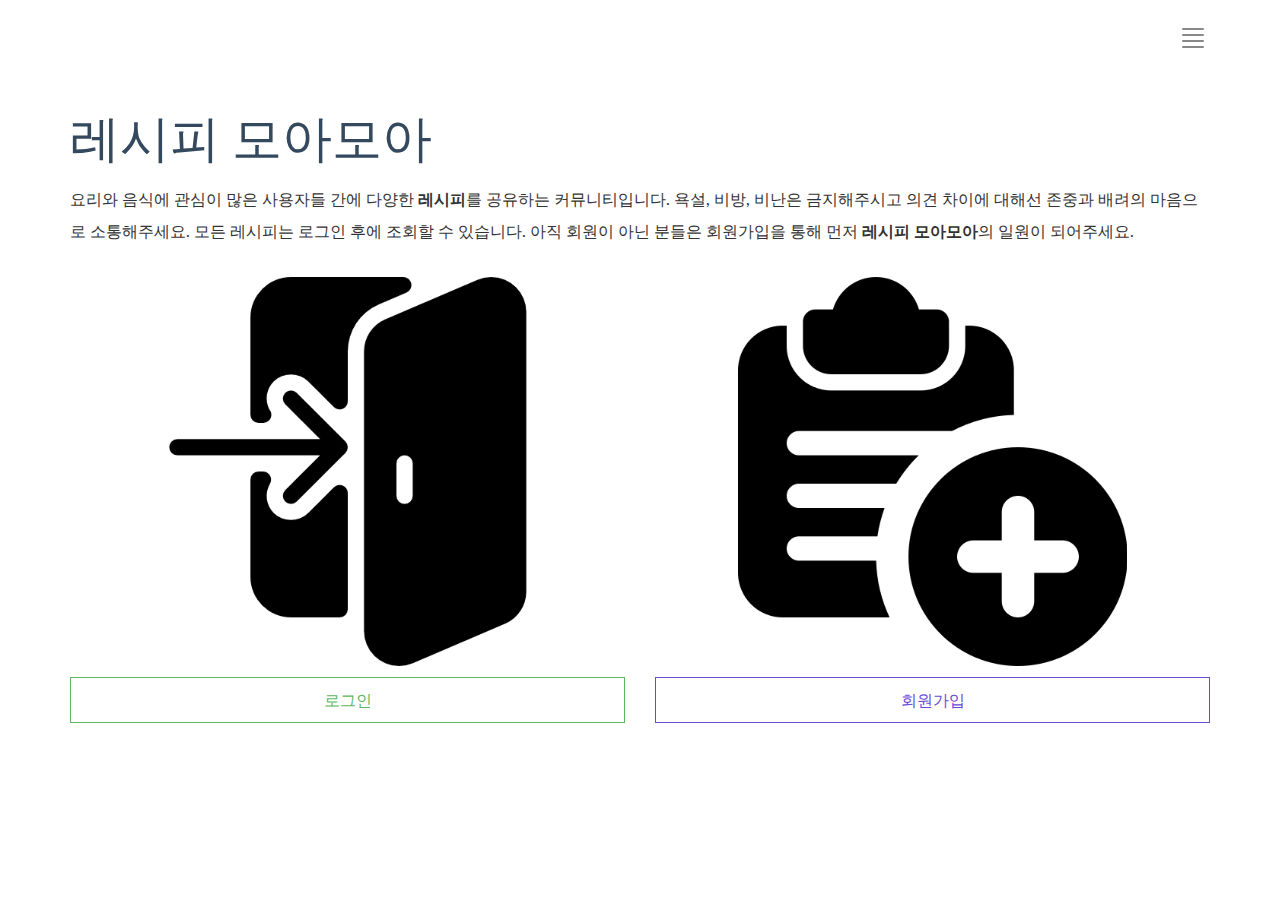
<file: webapp/views/index.html>
<!DOCTYPE html>
<html lang="en">
<head>
    <meta charset="UTF-8">
    <title>R-MOAMOA</title>
    <script src="../js/jquery-3.6.0.min.js"></script>
    <script src="../js/main.js"></script>
    <script src="../js/common.js"></script>
    <link rel="stylesheet" type="text/css" href="../css/common.css">
    <link rel="stylesheet" type="text/css" href="../css/main.css">
</head>
<body>

<header>
    <nav class="navbar navbar-fixed-top navbar-default">
        <div class="container">
            <button type="button" class="navbar-toggle">
                <span class="sr-only">Toggle navigation</span>
                <span class="icon-bar"></span>
                <span class="icon-bar"></span>
                <span class="icon-bar"></span>
                <span class="icon-bar"></span>
            </button>

            <nav class="navbar-fullscreen" id="navbar-middle">
                <button type="button" class="close" aria-label="Close"><span aria-hidden="true">&times;</span></button>
                <ul class="navbar-fullscreen-links">
                    <li><a href="/" title="">HOME</a></li>
                    <li><a href="/user/login" title="">LOGIN</a></li>
                    <li><a href="/user/logout" title="">LOGOUT</a></li>
                    <li><a href="/recipe/list" title="">ALL RECIPE</a></li>
                    <li><a href="/user/detail/main" title="">MY</a></li>
                </ul>

                <div class="footer-container">
                    <p><small>© Recipe MoaMoa | Website created with E-build</small></p>
                    <p class="footer-share-icons">
                        <a href="https://github.com/e-build/java-oop-to-spring" class="fa-icon" title="java-oop-to-spring">
                            <i class="fa fa-github" aria-hidden="true"></i>
                        </a>
                    </p>
                </div>
            </nav>
        </div>
    </nav>
</header>

<div class="section-container">
    <div class="container">
        <div class="row">
            <div class="col-xs-12 col-md-12">

                <div class="template-example">
                    <h1 class="template-title-example">레시피 모아모아</h1>
                    <p>
                        요리와 음식에 관심이 많은 사용자들 간에 다양한 <b>레시피</b>를 공유하는 커뮤니티입니다.
                        욕설, 비방, 비난은 금지해주시고 의견 차이에 대해선 존중과 배려의 마음으로 소통해주세요.
                        모든 레시피는 로그인 후에 조회할 수 있습니다. 아직 회원이 아닌 분들은 회원가입을 통해 먼저 <b>레시피 모아모아</b>의 일원이 되어주세요.
                    </p>
                </div>

                <div class="template-example">
                    <div class="row">
                        <div class="col-xs-12 col-md-6">
                            <div class="media-image-login center-block"></div>
                            <a href="/user/login">
                                <p class="btn btn-success center-block">로그인</p>
                            </a>
                        </div>
                        <div class="col-xs-12 col-md-6">
                            <div class="media-image-register  center-block"></div>
                            <a href="/user/regist">
                                <p class="btn btn-info center-block">회원가입</p>
                            </a>
                        </div>
                    </div>
                </div>


            </div>
        </div>

    </div>
</div>



</body>

<script type="text/javascript">
    // $(document).ready(function(){
    //     $("#welcome-view").hide();
    //     $("#go-login-page").hide();
    //     $("#go-user-list").hide();
    //     if( getCookie("login") === "true" ){
    //         $("#welcome-view").show();
    //         $("#go-user-list").show();
    //     } else {
    //         $("#go-login-page").show();
    //     }
    // });

    document.addEventListener("DOMContentLoaded", function (event) {
        navbarToggleSidebar();
        // closeMenuBeforeGoingToPage();
        // navActivePage();
    });
</script>

</script>

</html>
</file>
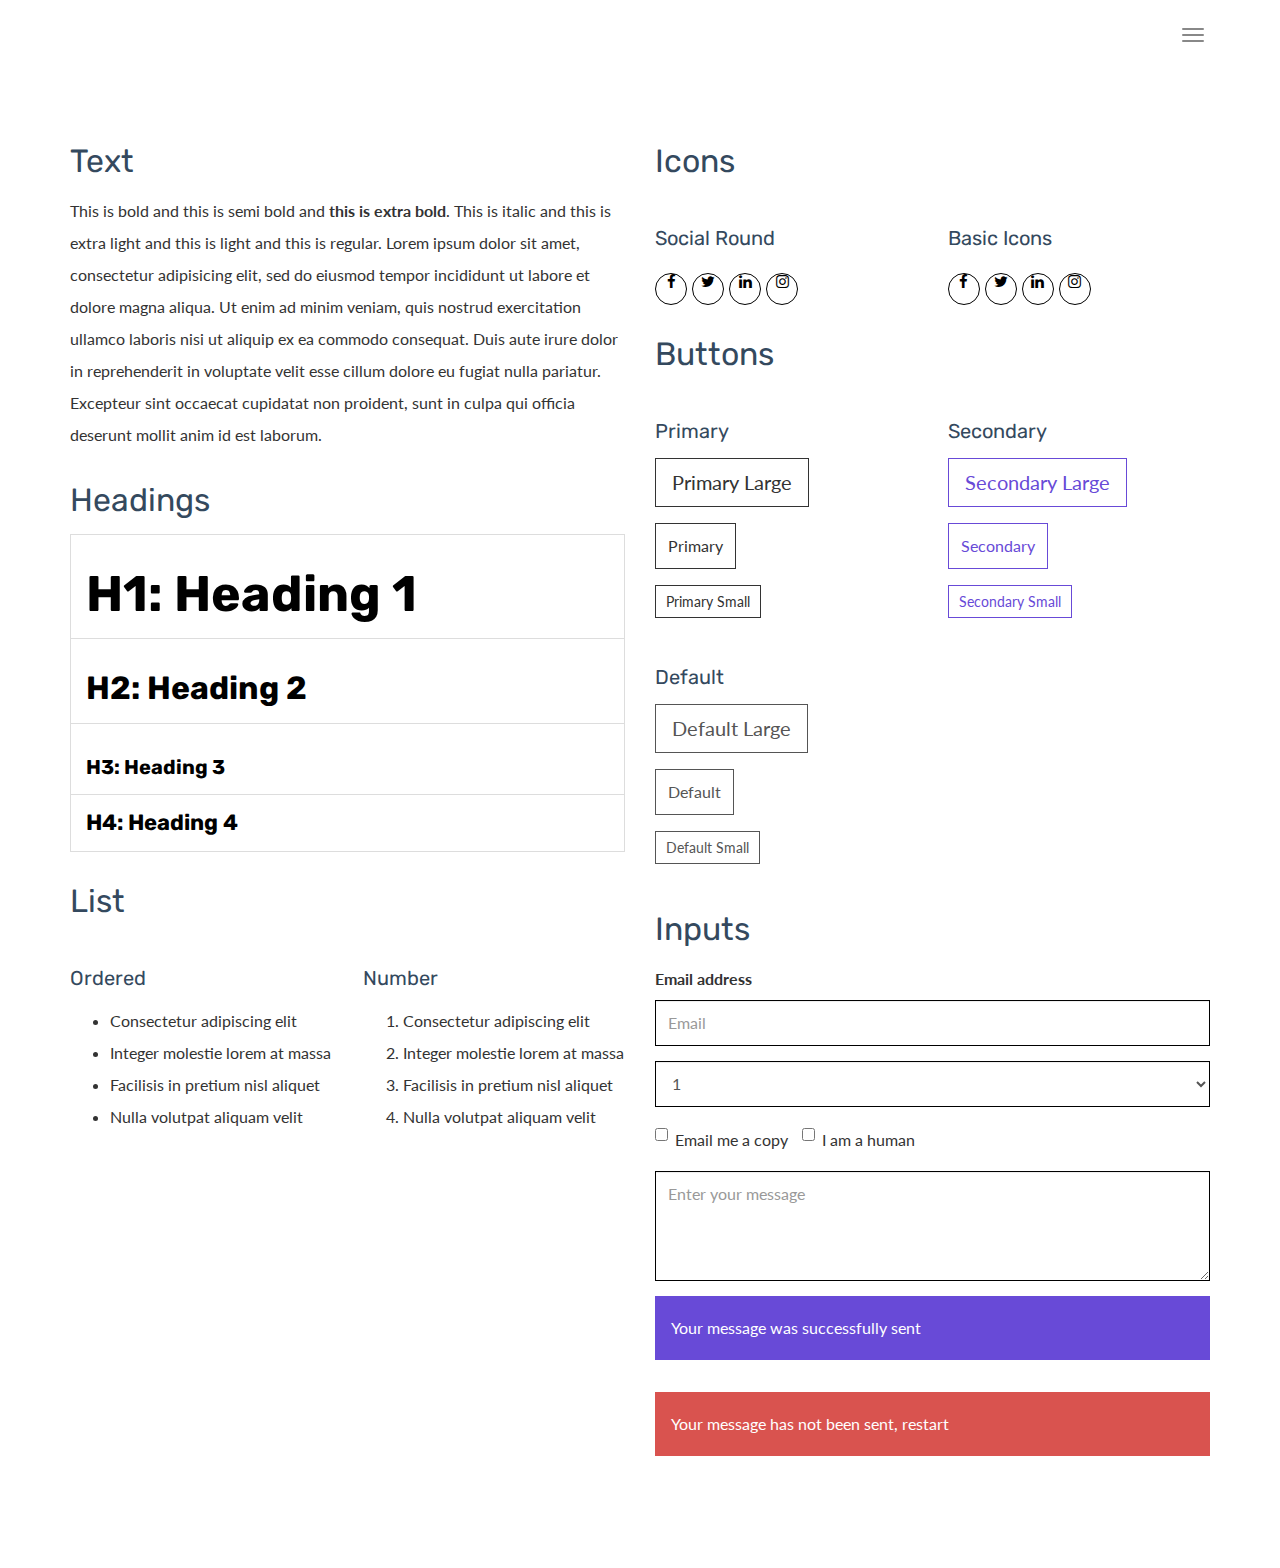
<file: webapp/views/main.html>
용<!DOCTYPE html>
<html lang="en">
<head>
    <meta charset="UTF-8">
    <title>JOS</title>
    <script src="../js/jquery-3.6.0.min.js"></script>
    <link rel="stylesheet" type="text/css" href="../css/common.css">
    <link rel="stylesheet" type="text/css" href="../css/main.css">
    <script src="../js/common.js"></script>
    <script src="../js/main.js"></script>
</head>
<body>

<header>
    <nav class="navbar navbar-fixed-top navbar-default">
        <div class="container">
            <button type="button" class="navbar-toggle">
                <span class="sr-only">Toggle navigation</span>
                <span class="icon-bar"></span>
                <span class="icon-bar"></span>
                <span class="icon-bar"></span>
            </button>

            <nav class="navbar-fullscreen" id="navbar-middle">
                <button type="button" class="close" aria-label="Close"><span aria-hidden="true">&times;</span></button>
                <ul class="navbar-fullscreen-links">
                    <li><a href="/" title="">Home</a></li>
                    <li><a href="/user/login" title="">Project</a></li>
                    <li><a href="/" title="">About me</a></li>
                    <li><a href="/" title="">Components</a></li>
                </ul>

                <div class="footer-container">

                    <p><small>© Untitled | Website created with <a href="http://www.mashup-template.com/" title="Create website with free html template">Mashup Template</a>/<a href="https://www.unsplash.com/" title="Beautiful Free Images">Unsplash</a></small></p>
                    <p class="footer-share-icons">
                        <a href="https://www.twitter.com" class="fa-icon" title="">
                            <i class="fa fa-twitter" aria-hidden="true"></i>
                        </a>
                        <a href="https://www.linkedin.com" class="fa-icon" title="">
                            <i class="fa fa-instagram" aria-hidden="true"></i>
                        </a>
                        <a href="https://www.behance.com" class="fa-icon" title="">
                            <i class="fa fa-behance" aria-hidden="true"></i>
                        </a>
                        <a href="https://www.vimeo.com" class="fa-icon" title="">
                            <i class="fa fa-vimeo" aria-hidden="true"></i>
                        </a>
                    </p>

                </div>

            </nav>

        </div>
    </nav>
</header>

<div class="section-container">
    <!-- Add your site or app content here -->
    <div class="container">
        <div class="row">
            <div class="col-xs-12 col-md-6">

                <div class="template-example">
                    <h2 class="template-title-example">Text</h2>
                    <p>This is bold and this is semi bold and <b>this is extra bold</b>. This is italic and this is extra light and this is light
                        and this is regular. Lorem ipsum dolor sit amet, consectetur adipisicing elit, sed do eiusmod
                        tempor incididunt ut labore et dolore magna aliqua. Ut enim ad minim veniam,
                        quis nostrud exercitation ullamco laboris nisi ut aliquip ex ea commodo
                        consequat. Duis aute irure dolor in <a href="" title="">reprehenderit</a> in voluptate velit esse
                        cillum dolore eu fugiat nulla pariatur. Excepteur sint occaecat cupidatat non
                        proident, sunt in culpa qui officia deserunt mollit anim id est laborum.
                    </p>
                </div>

                <div class="template-example">
                    <h2 class="template-title-example">Headings</h2>

                    <table class="table table-bordered">
                        <tr><td><h1>H1: Heading 1</h1></td></tr>
                        <tr><td><h2>H2: Heading 2</h2></td></tr>
                        <tr><td><h3>H3: Heading 3</h3></td></tr>
                        <tr><td><h4>H4: Heading 4</h4></td></tr>
                    </table>
                </div>

                <div class="template-example">
                    <h2 class="template-title-example">List</h2>
                    <div class="row">
                        <div class="col-md-6">
                            <h3 class="template-title-example">Ordered</h3>
                            <ul>
                                <li>Consectetur adipiscing elit</li>
                                <li>Integer molestie lorem at massa</li>
                                <li>Facilisis in pretium nisl aliquet</li>
                                <li>Nulla volutpat aliquam velit</li>
                            </ul>
                        </div>
                        <div class="col-md-6">
                            <h3 class="template-title-example">Number</h3>
                            <ol>
                                <li>Consectetur adipiscing elit</li>
                                <li>Integer molestie lorem at massa</li>
                                <li>Facilisis in pretium nisl aliquet</li>
                                <li>Nulla volutpat aliquam velit</li>
                            </ol>
                        </div>
                    </div>
                </div>


            </div>

            <div class="col-xs-12 col-md-6">
                <div class="template-example">
                    <h2 class="template-title-example">Icons</h2>

                    <div class="row">
                        <div class="col-md-6">
                            <h3 class="template-title-example">Social Round</h2>
                                <ul class="list-icons">
                                    <li>
                                        <a href="" class="social-round-icon fa-icon">
                                            <i class="fa fa-facebook"></i>
                                        </a>
                                    </li>
                                    <li>
                                        <a href="" class="social-round-icon fa-icon">
                                            <i class="fa fa-twitter"></i>
                                        </a>
                                    </li>
                                    <li>
                                        <a href="" class="social-round-icon fa-icon">
                                            <i class="fa fa-linkedin"></i>
                                        </a>
                                    </li>
                                    <li>
                                        <a href="" class="social-round-icon fa-icon">
                                            <i class="fa fa-instagram"></i>
                                        </a>
                                    </li>
                                </ul>
                        </div>
                        <div class="col-md-6">
                            <h3 class="template-title-example">Basic Icons</h2>
                                <ul class="list-icons">
                                    <li>
                    <span class="fa-icon">
                      <i class="fa fa-facebook"></i>
                    </span>
                                    </li>
                                    <li>
                    <span class="fa-icon">
                      <i class="fa fa-twitter"></i>
                    </span>
                                    </li>
                                    <li>
                    <span class="fa-icon">
                      <i class="fa fa-linkedin"></i>
                    </span>
                                    </li>
                                    <li>
                    <span class="fa-icon">
                      <i class="fa fa-instagram"></i>
                    </span>
                                    </li>
                                </ul>
                        </div>

                    </div>





                </div>

                <div class="template-example">
                    <h2 class="template-title-example">Buttons</h2>
                    <div class="row">
                        <div class="col-md-6">
                            <h3 class="template-title-example">Primary</h2>
                                <div class="row">
                                    <div class="col-md-6">
                                        <p><a href="" class="btn btn-primary btn-lg">Primary Large</a></p>
                                        <p><a href="" class="btn btn-primary">Primary </a></p>
                                        <p><a href="" class="btn btn-primary btn-sm">Primary Small</a></p>
                                    </div>
                                </div>

                                <h3 class="template-title-example">Default</h2>
                                    <div class="row">
                                        <div class="col-md-6">
                                            <p><a href="" class="btn btn-default btn-lg">Default Large</a></p>
                                            <p><a href="" class="btn btn-default">Default </a></p>
                                            <p><a href="" class="btn btn-default btn-sm">Default Small</a></p>
                                        </div>
                                    </div>

                        </div>

                        <div class="col-md-6">
                            <h3 class="template-title-example">Secondary</h2>
                                <div class="row">
                                    <div class="col-md-6">
                                        <p><a href="" class="btn btn-info btn-lg">Secondary Large</a></p>
                                        <p><a href="" class="btn btn-info">Secondary </a></p>
                                        <p><a href="" class="btn btn-info btn-sm">Secondary Small</a></p>
                                    </div>
                                </div>
                        </div>
                    </div>
                </div>

                <div class="template-example">
                    <h2 class="template-title-example">Inputs</h2>

                    <div class="form-group">
                        <label for="exampleInputEmail1">Email address</label>
                        <input type="email" class="form-control" id="exampleInputEmail1" placeholder="Email">
                    </div>

                    <div class="form-group">
                        <select class="form-control">
                            <option>1</option>
                            <option>2</option>
                            <option>3</option>
                            <option>4</option>
                            <option>5</option>
                        </select>
                    </div>

                    <div class="form-group">
                        <label class="checkbox-inline">
                            <input
                                    type="checkbox" id="inlineCheckbox1" value="option1"> Email me a copy
                        </label>
                        <label class="checkbox-inline">
                            <input type="checkbox" id="inlineCheckbox2" value="option2"> I am a human
                        </label>
                    </div>

                    <div class="form-group">
                        <textarea class="form-control" rows="3" placeholder="Enter your message"></textarea>
                    </div>

                    <div class="alert alert-success" role="alert">Your message was successfully sent</div>
                    <div class="alert alert-danger" role="alert">Your message has not been sent, restart</div>
                </div>

            </div>
        </div>
    </div>

</div>




<script>
    document.addEventListener("DOMContentLoaded", function (event) {
        navbarToggleSidebar();
        closeMenuBeforeGoingToPage();
        navActivePage();
    });
</script>

</html>
</file>
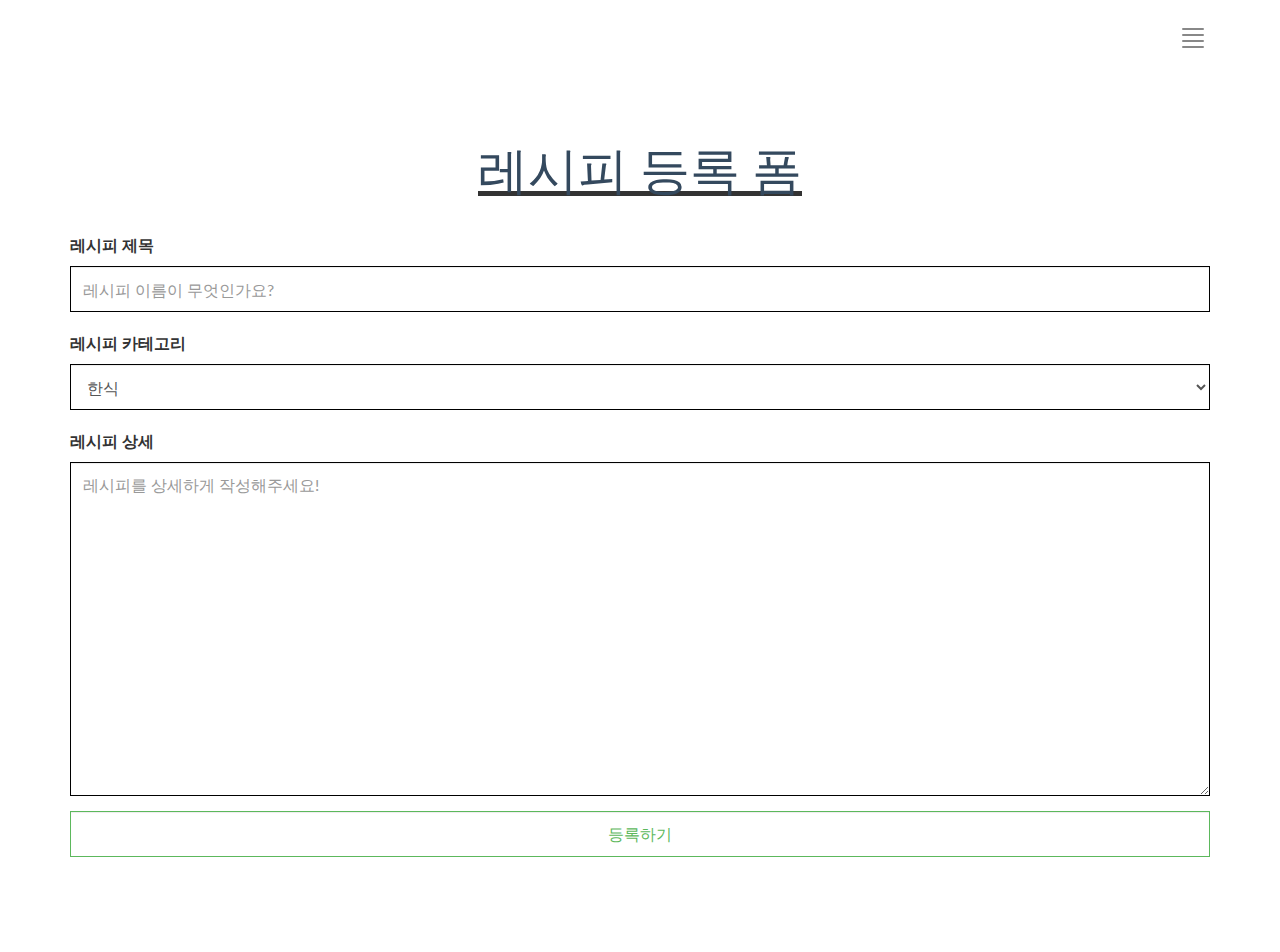
<file: webapp/views/recipe/form.html>
<!DOCTYPE html>
<html lang="en">
<head>석
    <meta charset="UTF-8">
    <title>JOS</title>
    <script src="../../js/jquery-3.6.0.min.js"></script>
    <link rel="stylesheet" type="text/css" href="../../css/common.css">
    <link rel="stylesheet" type="text/css" href="../../css/main.css">
    <script src="../../js/common.js"></script>
    <script src="../../js/main.js"></script>
</head>
<body>

<header>
    <nav class="navbar navbar-fixed-top navbar-default">
        <div class="container">
            <button type="button" class="navbar-toggle">
                <span class="sr-only">Toggle navigation</span>
                <span class="icon-bar"></span>
                <span class="icon-bar"></span>
                <span class="icon-bar"></span>
                <span class="icon-bar"></span>
            </button>

            <nav class="navbar-fullscreen" id="navbar-middle">
                <button type="button" class="close" aria-label="Close"><span aria-hidden="true">&times;</span></button>
                <ul class="navbar-fullscreen-links">
                    <li id="link-home"><a href="/" title="HOME">HOME</a></li>
                    <li id="link-login"><a href="/user/login" title="LOGIN">LOGIN</a></li>
                    <li id="link-logout"><a href="/user/logout" title="LOGOUT">LOGOUT</a></li>
                    <li id="link-recipe"><a href="/recipe/list" title="RECIPE">RECIPE</a></li>
                </ul>

                <div class="footer-container">
                    <p><small>© Recipe MoaMoa | Website created with E-build</small></p>
                    <p class="footer-share-icons">
                        <a href="https://github.com/e-build/java-oop-to-spring" class="fa-icon" title="java-oop-to-spring">
                            <i class="fa fa-github" aria-hidden="true"></i>
                        </a>
                    </p>
                </div>
            </nav>
        </div>
    </nav>
</header>

<div class="section-container">
    <!-- Add your site or app content here -->
    <div class="container">
        <div class="row recipe-form">
            <div class="col-xs-12 col-md-12">
                <div class="template-example">
                    <u><h1 class="template-title-example text-center">레시피 등록 폼</h1></u>
                </div>
                <div>
                    <div class="form-group">
                        <label for="name">레시피 제목</label>
                        <input class="form-control" id="name" name="recipe-input-name" placeholder="레시피 이름이 무엇인가요?"/>
                    </div>
                    <div class="form-group">
                        <label for="category">레시피 카테고리</label>
                        <select class="form-control" id="category" name="recipe-input-category">
                            <option>한식</option>
                            <option>양식</option>
                            <option>중식</option>
                        </select>
                    </div>
                    <div class="form-group">
                        <label for="contents">레시피 상세</label>
                        <textarea class="form-control" id="contents" name="recipe-input-contents" rows="10" placeholder="레시피를 상세하게 작성해주세요!"></textarea>
                    </div>
                    <div class="form-group">
                        <button id="btn-register" class="form-control btn btn-success">등록하기</button>
                    </div>
                </div>
            </div>
        </div>
    </div>

</div>
<script>
    $(function(){
        $("#btn-register").on("click", function(){
            var inputElements = $("[name^='recipe-input-']");
            var data = {}
            $.each(inputElements, function(idx, element){
                data[element.id] = element.value;
            })

            $.ajax({
                url: "/api/recipe/register",
                method: "POST",
                contentType: "application/json",
                data: JSON.stringify(data),
                success: function(response, statusCode){
                    if (response.result){
                        alert("레시피 등록이 성공하였습니다.")
                        location.href = "/recipe/list";
                    }
                },
                error: function(e){
                    console.log(e);
                }

            })
        })
    })
</script>
</body>
</html>
</file>
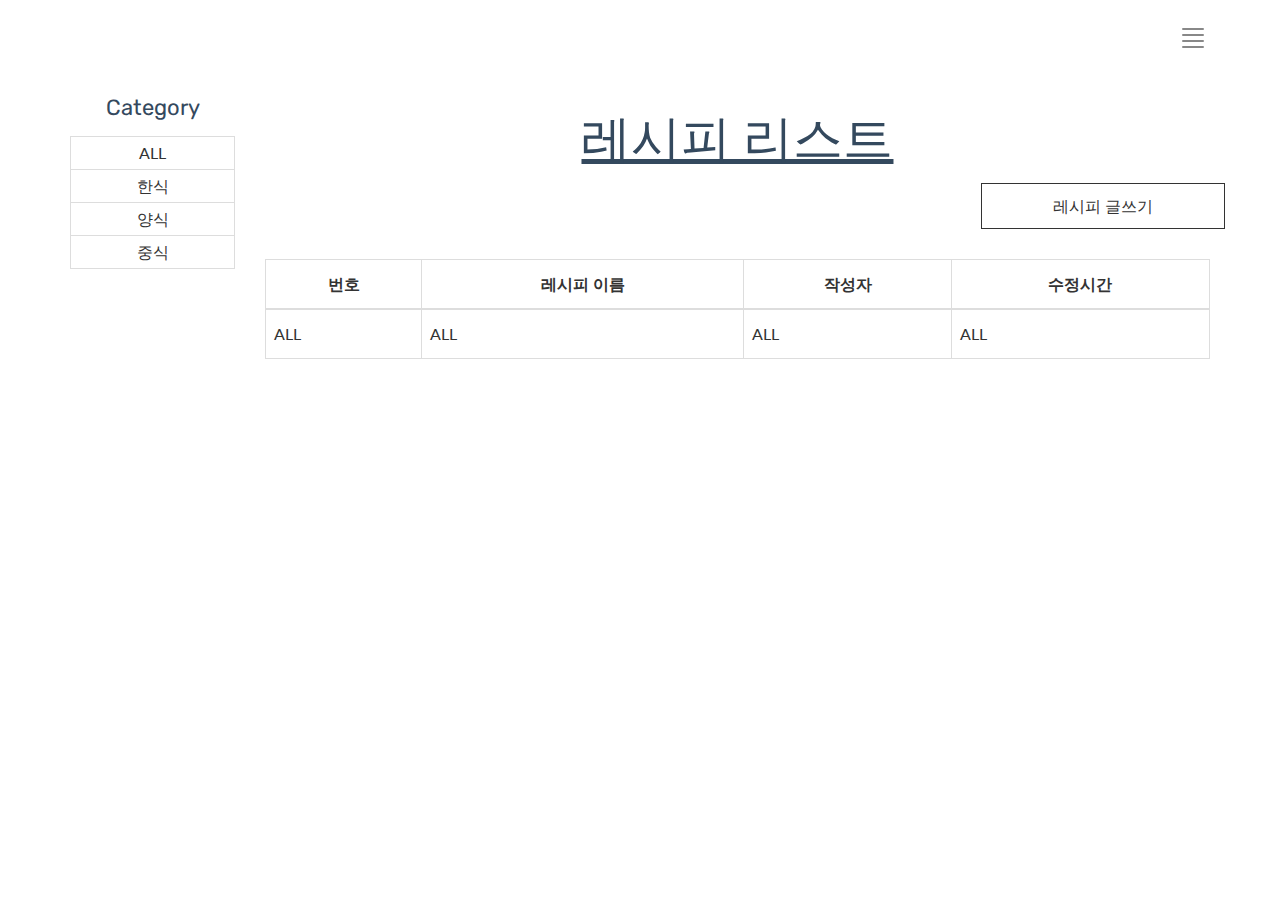
<file: webapp/views/recipe/list.html>
<!DOCTYPE html>
<html lang="en">
<head>
    <meta charset="UTF-8">
    <title>JOS</title>
    <script src="../../js/jquery-3.6.0.min.js"></script>
    <link rel="stylesheet" type="text/css" href="../../css/common.css">
    <link rel="stylesheet" type="text/css" href="../../css/main.css">
    <script src="../../js/common.js"></script>
    <script src="../../js/main.js"></script>
</head>
<body>

<header>
    <nav class="navbar navbar-fixed-top navbar-default">
        <div class="container">
            <button type="button" class="navbar-toggle">
                <span class="sr-only">Toggle navigation</span>
                <span class="icon-bar"></span>
                <span class="icon-bar"></span>
                <span class="icon-bar"></span>
                <span class="icon-bar"></span>
            </button>

            <nav class="navbar-fullscreen" id="navbar-middle">
                <button type="button" class="close" aria-label="Close"><span aria-hidden="true">&times;</span></button>
                <ul class="navbar-fullscreen-links">
                    <li id="link-home"><a href="/" title="HOME">HOME</a></li>
                    <li id="link-login"><a href="/user/login" title="LOGIN">LOGIN</a></li>
                    <li id="link-logout"><a href="/user/logout" title="LOGOUT">LOGOUT</a></li>
                    <li id="link-recipe"><a href="/recipe/list" title="RECIPE">RECIPE</a></li>
                </ul>

                <div class="footer-container">
                    <p><small>© Recipe MoaMoa | Website created with E-build</small></p>
                    <p class="footer-share-icons">
                        <a href="https://github.com/e-build/java-oop-to-spring" class="fa-icon" title="java-oop-to-spring">
                            <i class="fa fa-github" aria-hidden="true"></i>
                        </a>
                    </p>
                </div>
            </nav>
        </div>
    </nav>
</header>

<div class="section-container">
    <!-- Add your site or app content here -->
    <div class="container">
        <div class="row">
            <div class="col-xs-12 col-md-2">
                <div class="template-example">
                    <h4 class="template-title-example text-center">Category</h4>
                    <table class="table table-bordered table-hover">
                        <tr>
                            <td class="text-center">ALL</td>
                        </tr>
                        <tr>
                            <td class="text-center">한식</td>
                        </tr>
                        <tr>
                            <td class="text-center">양식</td>
                        </tr>
                        <tr>
                            <td class="text-center">중식</td>
                        </tr>
                    </table>
                </div>
            </div>

            <div class="col-xs-12 col-md-10">
                <div class="template-example">
                    <h1 class="template-title-example text-center"><u>레시피 리스트</u></h1>
                    <div class="row">
                        <div class="col-md-9"></div>
                        <a href="/recipe/form" class="btn btn-primary col-xs-12 col-md-3">레시피 글쓰기</a>
                    </div>
                </div>
                <div class="row">
                    <div class="col-md-12">
                        <table class="table table-bordered table-hover">
                            <thead>
                            <tr>
                                <th class="text-center">번호</th>
                                <th class="text-center">레시피 이름</th>
                                <th class="text-center">작성자</th>
                                <th class="text-center">수정시간</th>
                            </tr>
                            </thead>
                            <tbody>
                            <tr>
                                <td>ALL</td>
                                <td>ALL</td>
                                <td>ALL</td>
                                <td>ALL</td>
                            </tr>
                            </tbody>
                        </table>
                    </div>
                </div>
            </div>
        </div>
    </div>
</div>
</body>
</html>
</file>
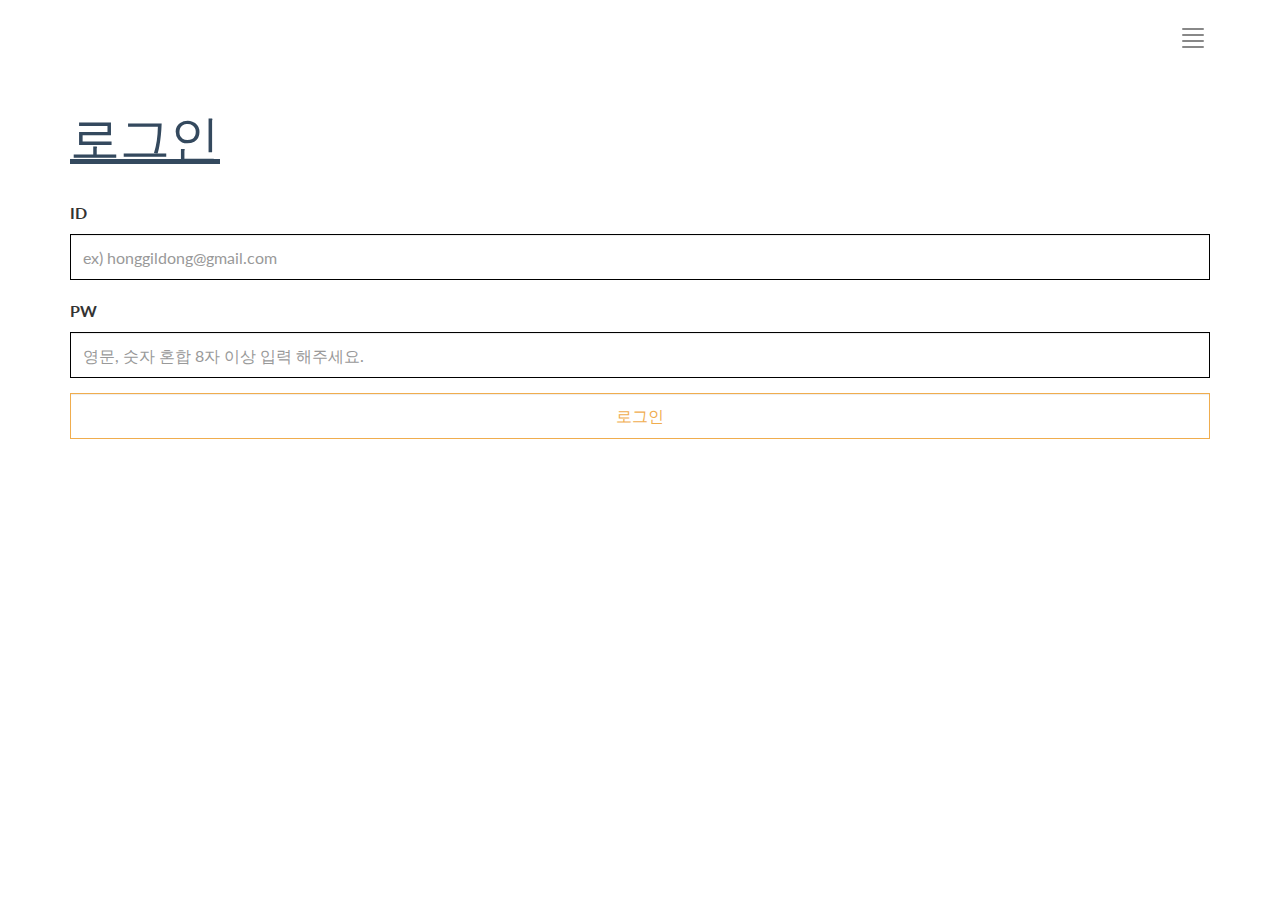
<file: webapp/views/user/login.html>
<!DOCTYPE html>
<html lang="en">
<head>
    <meta charset="UTF-8">
    <title>R-MOAMOA</title>
    <script src="../../js/jquery-3.6.0.min.js"></script>
    <script src="../../js/main.js"></script>
    <script src="../../js/common.js"></script>
    <link rel="stylesheet" type="text/css" href="../../css/common.css">
    <link rel="stylesheet" type="text/css" href="../../css/main.css">
</head>
<body>

<header>
    <nav class="navbar navbar-fixed-top navbar-default">
        <div class="container">
            <button type="button" class="navbar-toggle">
                <span class="sr-only">Toggle navigation</span>
                <span class="icon-bar"></span>
                <span class="icon-bar"></span>
                <span class="icon-bar"></span>
                <span class="icon-bar"></span>
            </button>

            <nav class="navbar-fullscreen" id="navbar-middle">
                <button type="button" class="close" aria-label="Close"><span aria-hidden="true">&times;</span></button>
                <ul class="navbar-fullscreen-links">
                    <li id="link-home"><a href="/" title="HOME">HOME</a></li>
                    <li id="link-login"><a href="/user/login" title="LOGIN">LOGIN</a></li>
                    <li id="link-logout"><a href="/user/logout" title="LOGOUT">LOGOUT</a></li>
                    <li id="link-recipe"><a href="/recipe/list" title="RECIPE">RECIPE</a></li>
                </ul>

                <div class="footer-container">
                    <p><small>© Recipe MoaMoa | Website created with E-build</small></p>
                    <p class="footer-share-icons">
                        <a href="https://github.com/e-build/java-oop-to-spring" class="fa-icon" title="java-oop-to-spring">
                            <i class="fa fa-github" aria-hidden="true"></i>
                        </a>
                    </p>
                </div>
            </nav>
        </div>
    </nav>
</header>

<div class="section-container">
    <div class="container">
        <div class="template-example">
            <h1 class="template-title-example"><u>로그인</u></h1>
        </div>
        <div  id="register-form">
            <form method="POST" action="/api/user/login">
                <div class="form-group">
                    <label for="username">ID</label>
                    <input class="form-control" type="email" name="username" id="username" placeholder="ex) honggildong@gmail.com"/>
                </div>
                <div class="form-group">
                    <label for="password">PW</label>
                    <input class="form-control" type="password" name="password" id="password" placeholder="영문, 숫자 혼합 8자 이상 입력 해주세요."/>
                </div>
                <div class="form-group">
                    <input class="form-control btn btn-warning" type="submit" value="로그인"/>
                </div>
            </form>
        </div>
    </div>
</div>

</body>

<script>
    if (getParam("logined") == "false")
        alert("아이디/비밀번호를 확인해주세요.")

</script>
</html>
</file>
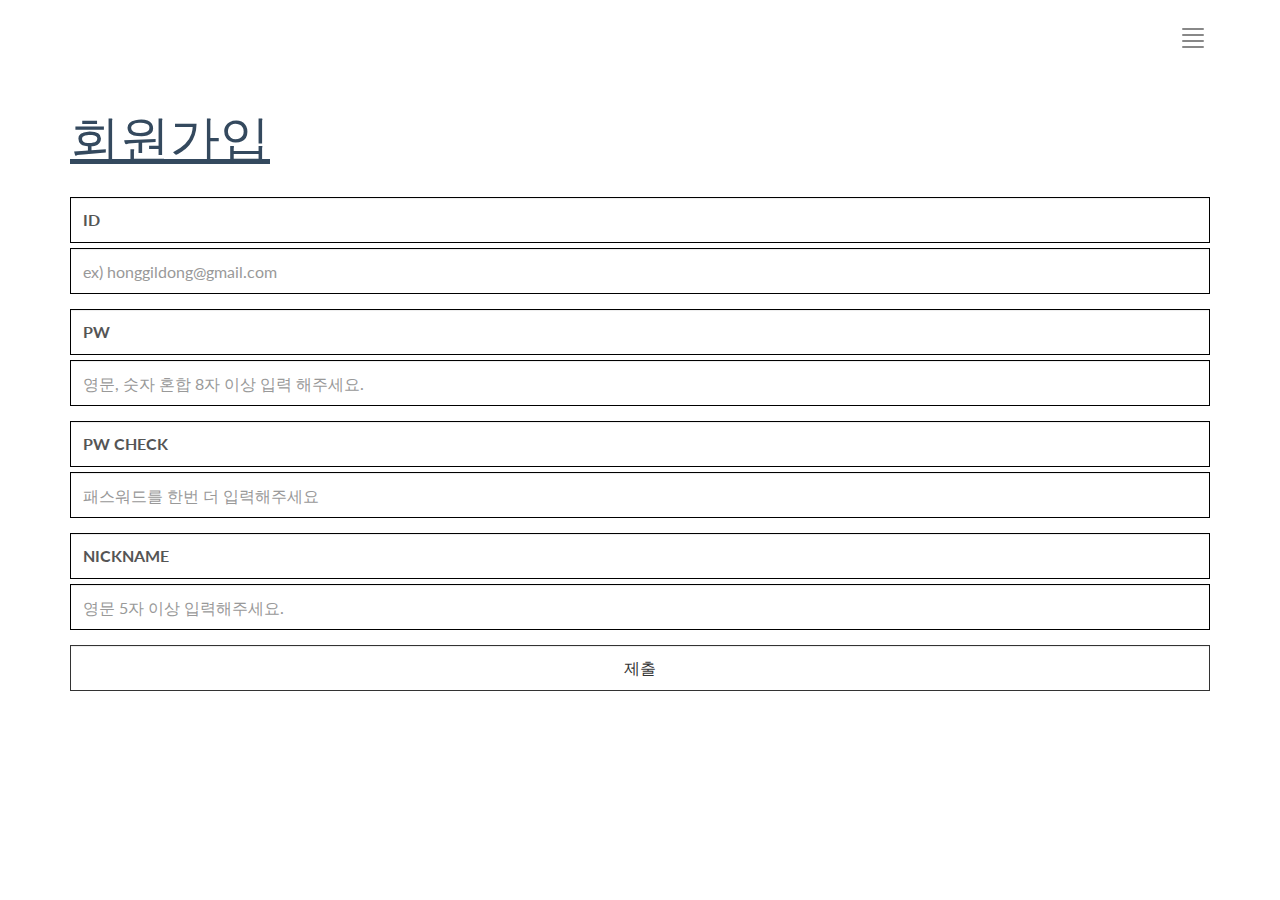
<file: webapp/views/user/register.html>
<!DOCTYPE html>
<html lang="en">
<head>
    <meta charset="UTF-8">
    <title>R-MOAMOA</title>
    <script src="../../js/jquery-3.6.0.min.js"></script>
    <script src="../../js/main.js"></script>
    <script src="../../js/common.js"></script>
    <link rel="stylesheet" type="text/css" href="../../css/common.css">
    <link rel="stylesheet" type="text/css" href="../../css/main.css">
</head>
<body>

<header>
    <nav class="navbar navbar-fixed-top navbar-default">
        <div class="container">
            <button type="button" class="navbar-toggle">
                <span class="sr-only">Toggle navigation</span>
                <span class="icon-bar"></span>
                <span class="icon-bar"></span>
                <span class="icon-bar"></span>
                <span class="icon-bar"></span>
            </button>

            <nav class="navbar-fullscreen" id="navbar-middle">
                <button type="button" class="close" aria-label="Close"><span aria-hidden="true">&times;</span></button>
                <ul class="navbar-fullscreen-links">
                    <li id="link-home"><a href="/" title="HOME">HOME</a></li>
                    <li id="link-login"><a href="/user/login" title="LOGIN">LOGIN</a></li>
                    <li id="link-logout"><a href="/user/logout" title="LOGOUT">LOGOUT</a></li>
                    <li id="link-recipe"><a href="/recipe/list" title="RECIPE">RECIPE</a></li>
                </ul>

                <div class="footer-container">
                    <p><small>© Recipe MoaMoa | Website created with E-build</small></p>
                    <p class="footer-share-icons">
                        <a href="https://github.com/e-build/java-oop-to-spring" class="fa-icon" title="java-oop-to-spring">
                            <i class="fa fa-github" aria-hidden="true"></i>
                        </a>
                    </p>
                </div>
            </nav>
        </div>
    </nav>
</header>

<div class="section-container">
    <div class="container">
        <div class="template-example">
            <h1 class="template-title-example"><u>회원가입</u></h1>
        </div>
        <div  id="register-form">
            <form method="POST" action="/user/register">
                <div class="form-group">
                    <label class="form-control" for="username">ID</label>
                    <input class="form-control" type="text" name="username" id="username" placeholder="ex) honggildong@gmail.com"/>
                </div>
                <div class="form-group">
                    <label class="form-control" for="username">PW</label>
                    <input class="form-control" type="text" name="password" id="password" placeholder="영문, 숫자 혼합 8자 이상 입력 해주세요."/>
                </div>
                <div class="form-group">
                    <label class="form-control" for="password-check">PW CHECK</label>
                    <input class="form-control" type="text" name="password-check" id="password-check" placeholder="패스워드를 한번 더 입력해주세요"/>
                </div>
                <div class="form-group">
                    <label class="form-control" for="nickname">NICKNAME</label>
                    <input class="form-control" type="text" name="nickname" id="nickname" placeholder="영문 5자 이상 입력해주세요."/>
                </div>
                <div class="form-group">
                    <input class="form-control btn btn-primary" type="submit" value="제출"/>
                </div>
            </form>
        </div>
    </div>
</div>
</body>
</html>
</file>
<file: webapp/css/common.css>
.login-form {
    color: red;
}

.media-image-login{
    max-width: 70%;
    width: 400px;
    height: 400px;
    background-image: url(../image/login.png);
    background-repeat: no-repeat;
    background-size: contain;
    padding: 10px
}
.media-image-register{
    max-width: 70%;
    width: 400px;
    height: 400px;
    background-image: url(../image/regist.png);
    background-repeat: no-repeat;
    background-size: contain;
    padding: 10px
}
@media (min-width: 401px) {
    .media-image-login {
        width: 700px;
        background-image: url(../image/login.png);
    }
    .media-image-register {
        width: 700px;
        background-image: url(../image/regist.png);
    }
}
@media (min-width: 701px) {
    .media-image-login {
        width: 1000px;
        background-image: url(../image/login.png);
    }
    .media-image-register {
        width: 1000px;
        background-image: url(../image/regist.png);
    }
}
</file>
<file: webapp/css/main.css>
@import url(https://fonts.googleapis.com/css?family=Lato:300,700|Rubik:400,700);
@import url(https://maxcdn.bootstrapcdn.com/font-awesome/4.7.0/css/font-awesome.min.css); /*!
 * Bootstrap v3.3.7 (http://getbootstrap.com)
 * Copyright 2011-2016 Twitter, Inc.
 * Licensed under MIT (https://github.com/twbs/bootstrap/blob/master/LICENSE)
 */
/*! normalize.css v3.0.3 | MIT License | github.com/necolas/normalize.css */
html {
    font-family: sans-serif;
    -ms-text-size-adjust: 100%;
    -webkit-text-size-adjust: 100%;
}
body {
    margin: 0;
}
article,
aside,
details,
figcaption,
figure,
footer,
header,
hgroup,
main,
menu,
nav,
section,
summary {
    display: block;
}
audio,
canvas,
progress,
video {
    display: inline-block;
    vertical-align: baseline;
}
audio:not([controls]) {
    display: none;
    height: 0;
}
[hidden],
template {
    display: none;
}
a {
    background-color: transparent;
}
a:active,
a:hover {
    outline: 0;
}
abbr[title] {
    border-bottom: 1px dotted;
}
b,
strong {
    font-weight: 700;
}
dfn {
    font-style: italic;
}
h1 {
    font-size: 2em;
    margin: 0.67em 0;
}
mark {
    background: #ff0;
    color: #000;
}
small {
    font-size: 80%;
}
sub,
sup {
    font-size: 75%;
    line-height: 0;
    position: relative;
    vertical-align: baseline;
}
sup {
    top: -0.5em;
}
sub {
    bottom: -0.25em;
}
img {
    border: 0;
}
svg:not(:root) {
    overflow: hidden;
}
figure {
    margin: 1em 40px;
}
hr {
    box-sizing: content-box;
    height: 0;
}
pre {
    overflow: auto;
}
code,
kbd,
pre,
samp {
    font-family: monospace, monospace;
    font-size: 1em;
}
button,
input,
optgroup,
select,
textarea {
    color: inherit;
    font: inherit;
    margin: 0;
}
button {
    overflow: visible;
}
button,
select {
    text-transform: none;
}
button,
html input[type="button"],
input[type="reset"],
input[type="submit"] {
    -webkit-appearance: button;
    cursor: pointer;
}
button[disabled],
html input[disabled] {
    cursor: default;
}
button::-moz-focus-inner,
input::-moz-focus-inner {
    border: 0;
    padding: 0;
}
input {
    line-height: normal;
}
input[type="checkbox"],
input[type="radio"] {
    box-sizing: border-box;
    padding: 0;
}
input[type="number"]::-webkit-inner-spin-button,
input[type="number"]::-webkit-outer-spin-button {
    height: auto;
}
input[type="search"] {
    -webkit-appearance: textfield;
    box-sizing: content-box;
}
input[type="search"]::-webkit-search-cancel-button,
input[type="search"]::-webkit-search-decoration {
    -webkit-appearance: none;
}
fieldset {
    border: 1px solid silver;
    margin: 0 2px;
    padding: 0.35em 0.625em 0.75em;
}
textarea {
    overflow: auto;
}
optgroup {
    font-weight: 700;
}
table {
    border-collapse: collapse;
    border-spacing: 0;
}
td,
th {
    padding: 0;
}

/*! Source: https://github.com/h5bp/html5-boilerplate/blob/master/src/css/main.css */
@media print {
    *,
    :after,
    :before {
        background: transparent !important;
        color: #000 !important;
        box-shadow: none !important;
        text-shadow: none !important;
    }
    a,
    a:visited {
        text-decoration: underline;
    }
    a[href]:after {
        content: " (" attr(href) ")";
    }
    abbr[title]:after {
        content: " (" attr(title) ")";
    }
    a[href^="#"]:after,
    a[href^="javascript:"]:after {
        content: "";
    }
    blockquote,
    pre {
        border: 1px solid #999;
        page-break-inside: avoid;
    }
    thead {
        display: table-header-group;
    }
    img,
    tr {
        page-break-inside: avoid;
    }
    img {
        max-width: 100% !important;
    }
    h2,
    h3,
    p {
        orphans: 3;
        widows: 3;
    }
    h2,
    h3 {
        page-break-after: avoid;
    }
    .navbar {
        display: none;
    }
    .btn > .caret,
    .dropup > .btn > .caret {
        border-top-color: #000 !important;
    }
    .label {
        border: 1px solid #000;
    }
    .table {
        border-collapse: collapse !important;
    }
    .table td,
    .table th {
        background-color: #fff !important;
    }
    .table-bordered td,
    .table-bordered th {
        border: 1px solid #ddd !important;
    }
}
*,
:after,
:before {
    -webkit-box-sizing: border-box;
    -moz-box-sizing: border-box;
    box-sizing: border-box;
}
html {
    font-size: 10px;
    -webkit-tap-highlight-color: transparent;
}
body {
    font-family: Lato, Helvetica, Arial, sans-serif;
    font-size: 16px;
    line-height: 2;
    color: #333;
    background-color: #fff;
}
button,
input,
select,
textarea {
    font-family: inherit;
    font-size: inherit;
    line-height: inherit;
}
a {
    color: #333;
    text-decoration: none;
}
a:focus,
a:hover {
    color: #0d0d0d;
    text-decoration: underline;
}
a:focus {
    outline: 5px auto -webkit-focus-ring-color;
    outline-offset: -2px;
}
figure {
    margin: 0;
}
img {
    vertical-align: middle;
}
.img-responsive {
    display: block;
    max-width: 100%;
    height: auto;
}
.img-rounded {
    border-radius: 0;
}
.img-thumbnail {
    padding: 4px;
    line-height: 2;
    background-color: #fff;
    border: 1px solid #ddd;
    border-radius: 0;
    -webkit-transition: all 0.2s ease-in-out;
    -o-transition: all 0.2s ease-in-out;
    transition: all 0.2s ease-in-out;
    display: inline-block;
    max-width: 100%;
    height: auto;
}
.img-circle {
    border-radius: 50%;
}
hr {
    margin-top: 32px;
    margin-bottom: 32px;
    border: 0;
    border-top: 1px solid #eee;
}
.sr-only {
    position: absolute;
    width: 1px;
    height: 1px;
    margin: -1px;
    padding: 0;
    overflow: hidden;
    clip: rect(0, 0, 0, 0);
    border: 0;
}
.sr-only-focusable:active,
.sr-only-focusable:focus {
    position: static;
    width: auto;
    height: auto;
    margin: 0;
    overflow: visible;
    clip: auto;
}
[role="button"] {
    cursor: pointer;
}
.h1,
.h2,
.h3,
.h4,
.h5,
.h6,
h1,
h2,
h3,
h4,
h5,
h6 {
    font-family: Rubik, Helvetica, Arial, sans-serif;
    font-weight: 700;
    line-height: 1.1;
    color: #000;
}
.h1 .small,
.h1 small,
.h2 .small,
.h2 small,
.h3 .small,
.h3 small,
.h4 .small,
.h4 small,
.h5 .small,
.h5 small,
.h6 .small,
.h6 small,
h1 .small,
h1 small,
h2 .small,
h2 small,
h3 .small,
h3 small,
h4 .small,
h4 small,
h5 .small,
h5 small,
h6 .small,
h6 small {
    font-weight: 400;
    line-height: 1;
    color: #777;
}
.h1,
.h2,
.h3,
h1,
h2,
h3 {
    margin-top: 32px;
    margin-bottom: 16px;
}
.h1 .small,
.h1 small,
.h2 .small,
.h2 small,
.h3 .small,
.h3 small,
h1 .small,
h1 small,
h2 .small,
h2 small,
h3 .small,
h3 small {
    font-size: 65%;
}
.h4,
.h5,
.h6,
h4,
h5,
h6 {
    margin-top: 16px;
    margin-bottom: 16px;
}
.h4 .small,
.h4 small,
.h5 .small,
.h5 small,
.h6 .small,
.h6 small,
h4 .small,
h4 small,
h5 .small,
h5 small,
h6 .small,
h6 small {
    font-size: 75%;
}
.h1,
h1 {
    font-size: 50px;
}
.h2,
h2 {
    font-size: 37px;
}
.h3,
h3 {
    font-size: 29px;
}
.h4,
h4 {
    font-size: 22px;
}
.h5,
h5 {
    font-size: 16px;
}
.h6,
h6 {
    font-size: 14px;
}
p {
    margin: 0 0 16px;
}
.lead {
    margin-bottom: 32px;
    font-size: 18px;
    font-weight: 300;
    line-height: 1.4;
}
@media (min-width: 768px) {
    .lead {
        font-size: 24px;
    }
}
.small,
small {
    font-size: 87%;
}
.mark,
mark {
    background-color: #fcf8e3;
    padding: 0.2em;
}
.text-left {
    text-align: left;
}
.text-right {
    text-align: right;
}
.text-center {
    text-align: center;
}
.text-justify {
    text-align: justify;
}
.text-nowrap {
    white-space: nowrap;
}
.text-lowercase {
    text-transform: lowercase;
}
.initialism,
.text-uppercase {
    text-transform: uppercase;
}
.text-capitalize {
    text-transform: capitalize;
}
.text-muted {
    color: #777;
}
.text-primary {
    color: #333;
}
a.text-primary:focus,
a.text-primary:hover {
    color: #1a1a1a;
}
.text-success {
    color: #fff;
}
a.text-success:focus,
a.text-success:hover {
    color: #e6e6e6;
}
.text-info {
    color: #31708f;
}
a.text-info:focus,
a.text-info:hover {
    color: #245269;
}
.text-warning {
    color: #8a6d3b;
}
a.text-warning:focus,
a.text-warning:hover {
    color: #66512c;
}
.text-danger {
    color: #fff;
}
a.text-danger:focus,
a.text-danger:hover {
    color: #e6e6e6;
}
.bg-primary {
    color: #fff;
    background-color: #333;
}
a.bg-primary:focus,
a.bg-primary:hover {
    background-color: #1a1a1a;
}
.bg-success {
    background-color: #684ad7;
}
a.bg-success:focus,
a.bg-success:hover {
    background-color: #4b2bc3;
}
.bg-info {
    background-color: #d9edf7;
}
a.bg-info:focus,
a.bg-info:hover {
    background-color: #afd9ee;
}
.bg-warning {
    background-color: #fcf8e3;
}
a.bg-warning:focus,
a.bg-warning:hover {
    background-color: #f7ecb5;
}
.bg-danger {
    background-color: #d9534f;
}
a.bg-danger:focus,
a.bg-danger:hover {
    background-color: #c9302c;
}
.page-header {
    padding-bottom: 15px;
    margin: 64px 0 32px;
    border-bottom: 1px solid #eee;
}
ol,
ul {
    margin-top: 0;
    margin-bottom: 16px;
}
ol ol,
ol ul,
ul ol,
ul ul {
    margin-bottom: 0;
}
.list-inline,
.list-unstyled {
    padding-left: 0;
    list-style: none;
}
.list-inline {
    margin-left: -5px;
}
.list-inline > li {
    display: inline-block;
    padding-left: 5px;
    padding-right: 5px;
}
dl {
    margin-top: 0;
    margin-bottom: 32px;
}
dd,
dt {
    line-height: 2;
}
dt {
    font-weight: 700;
}
dd {
    margin-left: 0;
}
.dl-horizontal dd:after,
.dl-horizontal dd:before {
    content: " ";
    display: table;
}
.dl-horizontal dd:after {
    clear: both;
}
@media (min-width: 768px) {
    .dl-horizontal dt {
        float: left;
        width: 160px;
        clear: left;
        text-align: right;
        overflow: hidden;
        text-overflow: ellipsis;
        white-space: nowrap;
    }
    .dl-horizontal dd {
        margin-left: 180px;
    }
}
abbr[data-original-title],
abbr[title] {
    cursor: help;
    border-bottom: 1px dotted #777;
}
.initialism {
    font-size: 90%;
}
blockquote {
    padding: 16px 32px;
    margin: 0 0 32px;
    font-size: 20px;
    border-left: 5px solid #eee;
}
blockquote ol:last-child,
blockquote p:last-child,
blockquote ul:last-child {
    margin-bottom: 0;
}
blockquote .small,
blockquote footer,
blockquote small {
    display: block;
    font-size: 80%;
    line-height: 2;
    color: #777;
}
blockquote .small:before,
blockquote footer:before,
blockquote small:before {
    content: "\2014   \A0";
}
.blockquote-reverse,
blockquote.pull-right {
    padding-right: 15px;
    padding-left: 0;
    border-right: 5px solid #eee;
    border-left: 0;
    text-align: right;
}
.blockquote-reverse .small:before,
.blockquote-reverse footer:before,
.blockquote-reverse small:before,
blockquote.pull-right .small:before,
blockquote.pull-right footer:before,
blockquote.pull-right small:before {
    content: "";
}
.blockquote-reverse .small:after,
.blockquote-reverse footer:after,
.blockquote-reverse small:after,
blockquote.pull-right .small:after,
blockquote.pull-right footer:after,
blockquote.pull-right small:after {
    content: "\A0   \2014";
}
address {
    margin-bottom: 32px;
    font-style: normal;
    line-height: 2;
}
code,
kbd,
pre,
samp {
    font-family: Menlo, Monaco, Consolas, Courier New, monospace;
}
code {
    color: #c7254e;
    background-color: #f9f2f4;
}
code,
kbd {
    padding: 2px 4px;
    font-size: 90%;
    border-radius: 0;
}
kbd {
    color: #fff;
    background-color: #333;
    box-shadow: inset 0 -1px 0 rgba(0, 0, 0, 0.25);
}
kbd kbd {
    padding: 0;
    font-size: 100%;
    font-weight: 700;
    box-shadow: none;
}
pre {
    display: block;
    padding: 15.5px;
    margin: 0 0 16px;
    font-size: 15px;
    line-height: 2;
    word-break: break-all;
    word-wrap: break-word;
    color: #333;
    background-color: #f5f5f5;
    border: 1px solid #ccc;
    border-radius: 0;
}
pre code {
    padding: 0;
    font-size: inherit;
    color: inherit;
    white-space: pre-wrap;
    background-color: transparent;
    border-radius: 0;
}
.pre-scrollable {
    max-height: 340px;
    overflow-y: scroll;
}
.container {
    margin-right: auto;
    margin-left: auto;
    padding-left: 15px;
    padding-right: 15px;
}
.container:after,
.container:before {
    content: " ";
    display: table;
}
.container:after {
    clear: both;
}
@media (min-width: 768px) {
    .container {
        width: 750px;
    }
}
@media (min-width: 992px) {
    .container {
        width: 970px;
    }
}
@media (min-width: 1200px) {
    .container {
        width: 1170px;
    }
}
.container-fluid {
    margin-right: auto;
    margin-left: auto;
    padding-left: 15px;
    padding-right: 15px;
}
.container-fluid:after,
.container-fluid:before {
    content: " ";
    display: table;
}
.container-fluid:after {
    clear: both;
}
.row {
    margin-left: -15px;
    margin-right: -15px;
}
.row:after,
.row:before {
    content: " ";
    display: table;
}
.row:after {
    clear: both;
}
.col-lg-1,
.col-lg-2,
.col-lg-3,
.col-lg-4,
.col-lg-5,
.col-lg-6,
.col-lg-7,
.col-lg-8,
.col-lg-9,
.col-lg-10,
.col-lg-11,
.col-lg-12,
.col-md-1,
.col-md-2,
.col-md-3,
.col-md-4,
.col-md-5,
.col-md-6,
.col-md-7,
.col-md-8,
.col-md-9,
.col-md-10,
.col-md-11,
.col-md-12,
.col-sm-1,
.col-sm-2,
.col-sm-3,
.col-sm-4,
.col-sm-5,
.col-sm-6,
.col-sm-7,
.col-sm-8,
.col-sm-9,
.col-sm-10,
.col-sm-11,
.col-sm-12,
.col-xs-1,
.col-xs-2,
.col-xs-3,
.col-xs-4,
.col-xs-5,
.col-xs-6,
.col-xs-7,
.col-xs-8,
.col-xs-9,
.col-xs-10,
.col-xs-11,
.col-xs-12 {
    position: relative;
    min-height: 1px;
    padding-left: 15px;
    padding-right: 15px;
}
.col-xs-1,
.col-xs-2,
.col-xs-3,
.col-xs-4,
.col-xs-5,
.col-xs-6,
.col-xs-7,
.col-xs-8,
.col-xs-9,
.col-xs-10,
.col-xs-11,
.col-xs-12 {
    float: left;
}
.col-xs-1 {
    width: 8.33333%;
}
.col-xs-2 {
    width: 16.66667%;
}
.col-xs-3 {
    width: 25%;
}
.col-xs-4 {
    width: 33.33333%;
}
.col-xs-5 {
    width: 41.66667%;
}
.col-xs-6 {
    width: 50%;
}
.col-xs-7 {
    width: 58.33333%;
}
.col-xs-8 {
    width: 66.66667%;
}
.col-xs-9 {
    width: 75%;
}
.col-xs-10 {
    width: 83.33333%;
}
.col-xs-11 {
    width: 91.66667%;
}
.col-xs-12 {
    width: 100%;
}
.col-xs-pull-0 {
    right: auto;
}
.col-xs-pull-1 {
    right: 8.33333%;
}
.col-xs-pull-2 {
    right: 16.66667%;
}
.col-xs-pull-3 {
    right: 25%;
}
.col-xs-pull-4 {
    right: 33.33333%;
}
.col-xs-pull-5 {
    right: 41.66667%;
}
.col-xs-pull-6 {
    right: 50%;
}
.col-xs-pull-7 {
    right: 58.33333%;
}
.col-xs-pull-8 {
    right: 66.66667%;
}
.col-xs-pull-9 {
    right: 75%;
}
.col-xs-pull-10 {
    right: 83.33333%;
}
.col-xs-pull-11 {
    right: 91.66667%;
}
.col-xs-pull-12 {
    right: 100%;
}
.col-xs-push-0 {
    left: auto;
}
.col-xs-push-1 {
    left: 8.33333%;
}
.col-xs-push-2 {
    left: 16.66667%;
}
.col-xs-push-3 {
    left: 25%;
}
.col-xs-push-4 {
    left: 33.33333%;
}
.col-xs-push-5 {
    left: 41.66667%;
}
.col-xs-push-6 {
    left: 50%;
}
.col-xs-push-7 {
    left: 58.33333%;
}
.col-xs-push-8 {
    left: 66.66667%;
}
.col-xs-push-9 {
    left: 75%;
}
.col-xs-push-10 {
    left: 83.33333%;
}
.col-xs-push-11 {
    left: 91.66667%;
}
.col-xs-push-12 {
    left: 100%;
}
.col-xs-offset-0 {
    margin-left: 0;
}
.col-xs-offset-1 {
    margin-left: 8.33333%;
}
.col-xs-offset-2 {
    margin-left: 16.66667%;
}
.col-xs-offset-3 {
    margin-left: 25%;
}
.col-xs-offset-4 {
    margin-left: 33.33333%;
}
.col-xs-offset-5 {
    margin-left: 41.66667%;
}
.col-xs-offset-6 {
    margin-left: 50%;
}
.col-xs-offset-7 {
    margin-left: 58.33333%;
}
.col-xs-offset-8 {
    margin-left: 66.66667%;
}
.col-xs-offset-9 {
    margin-left: 75%;
}
.col-xs-offset-10 {
    margin-left: 83.33333%;
}
.col-xs-offset-11 {
    margin-left: 91.66667%;
}
.col-xs-offset-12 {
    margin-left: 100%;
}
@media (min-width: 768px) {
    .col-sm-1,
    .col-sm-2,
    .col-sm-3,
    .col-sm-4,
    .col-sm-5,
    .col-sm-6,
    .col-sm-7,
    .col-sm-8,
    .col-sm-9,
    .col-sm-10,
    .col-sm-11,
    .col-sm-12 {
        float: left;
    }
    .col-sm-1 {
        width: 8.33333%;
    }
    .col-sm-2 {
        width: 16.66667%;
    }
    .col-sm-3 {
        width: 25%;
    }
    .col-sm-4 {
        width: 33.33333%;
    }
    .col-sm-5 {
        width: 41.66667%;
    }
    .col-sm-6 {
        width: 50%;
    }
    .col-sm-7 {
        width: 58.33333%;
    }
    .col-sm-8 {
        width: 66.66667%;
    }
    .col-sm-9 {
        width: 75%;
    }
    .col-sm-10 {
        width: 83.33333%;
    }
    .col-sm-11 {
        width: 91.66667%;
    }
    .col-sm-12 {
        width: 100%;
    }
    .col-sm-pull-0 {
        right: auto;
    }
    .col-sm-pull-1 {
        right: 8.33333%;
    }
    .col-sm-pull-2 {
        right: 16.66667%;
    }
    .col-sm-pull-3 {
        right: 25%;
    }
    .col-sm-pull-4 {
        right: 33.33333%;
    }
    .col-sm-pull-5 {
        right: 41.66667%;
    }
    .col-sm-pull-6 {
        right: 50%;
    }
    .col-sm-pull-7 {
        right: 58.33333%;
    }
    .col-sm-pull-8 {
        right: 66.66667%;
    }
    .col-sm-pull-9 {
        right: 75%;
    }
    .col-sm-pull-10 {
        right: 83.33333%;
    }
    .col-sm-pull-11 {
        right: 91.66667%;
    }
    .col-sm-pull-12 {
        right: 100%;
    }
    .col-sm-push-0 {
        left: auto;
    }
    .col-sm-push-1 {
        left: 8.33333%;
    }
    .col-sm-push-2 {
        left: 16.66667%;
    }
    .col-sm-push-3 {
        left: 25%;
    }
    .col-sm-push-4 {
        left: 33.33333%;
    }
    .col-sm-push-5 {
        left: 41.66667%;
    }
    .col-sm-push-6 {
        left: 50%;
    }
    .col-sm-push-7 {
        left: 58.33333%;
    }
    .col-sm-push-8 {
        left: 66.66667%;
    }
    .col-sm-push-9 {
        left: 75%;
    }
    .col-sm-push-10 {
        left: 83.33333%;
    }
    .col-sm-push-11 {
        left: 91.66667%;
    }
    .col-sm-push-12 {
        left: 100%;
    }
    .col-sm-offset-0 {
        margin-left: 0;
    }
    .col-sm-offset-1 {
        margin-left: 8.33333%;
    }
    .col-sm-offset-2 {
        margin-left: 16.66667%;
    }
    .col-sm-offset-3 {
        margin-left: 25%;
    }
    .col-sm-offset-4 {
        margin-left: 33.33333%;
    }
    .col-sm-offset-5 {
        margin-left: 41.66667%;
    }
    .col-sm-offset-6 {
        margin-left: 50%;
    }
    .col-sm-offset-7 {
        margin-left: 58.33333%;
    }
    .col-sm-offset-8 {
        margin-left: 66.66667%;
    }
    .col-sm-offset-9 {
        margin-left: 75%;
    }
    .col-sm-offset-10 {
        margin-left: 83.33333%;
    }
    .col-sm-offset-11 {
        margin-left: 91.66667%;
    }
    .col-sm-offset-12 {
        margin-left: 100%;
    }
}
@media (min-width: 992px) {
    .col-md-1,
    .col-md-2,
    .col-md-3,
    .col-md-4,
    .col-md-5,
    .col-md-6,
    .col-md-7,
    .col-md-8,
    .col-md-9,
    .col-md-10,
    .col-md-11,
    .col-md-12 {
        float: left;
    }
    .col-md-1 {
        width: 8.33333%;
    }
    .col-md-2 {
        width: 16.66667%;
    }
    .col-md-3 {
        width: 25%;
    }
    .col-md-4 {
        width: 33.33333%;
    }
    .col-md-5 {
        width: 41.66667%;
    }
    .col-md-6 {
        width: 50%;
    }
    .col-md-7 {
        width: 58.33333%;
    }
    .col-md-8 {
        width: 66.66667%;
    }
    .col-md-9 {
        width: 75%;
    }
    .col-md-10 {
        width: 83.33333%;
    }
    .col-md-11 {
        width: 91.66667%;
    }
    .col-md-12 {
        width: 100%;
    }
    .col-md-pull-0 {
        right: auto;
    }
    .col-md-pull-1 {
        right: 8.33333%;
    }
    .col-md-pull-2 {
        right: 16.66667%;
    }
    .col-md-pull-3 {
        right: 25%;
    }
    .col-md-pull-4 {
        right: 33.33333%;
    }
    .col-md-pull-5 {
        right: 41.66667%;
    }
    .col-md-pull-6 {
        right: 50%;
    }
    .col-md-pull-7 {
        right: 58.33333%;
    }
    .col-md-pull-8 {
        right: 66.66667%;
    }
    .col-md-pull-9 {
        right: 75%;
    }
    .col-md-pull-10 {
        right: 83.33333%;
    }
    .col-md-pull-11 {
        right: 91.66667%;
    }
    .col-md-pull-12 {
        right: 100%;
    }
    .col-md-push-0 {
        left: auto;
    }
    .col-md-push-1 {
        left: 8.33333%;
    }
    .col-md-push-2 {
        left: 16.66667%;
    }
    .col-md-push-3 {
        left: 25%;
    }
    .col-md-push-4 {
        left: 33.33333%;
    }
    .col-md-push-5 {
        left: 41.66667%;
    }
    .col-md-push-6 {
        left: 50%;
    }
    .col-md-push-7 {
        left: 58.33333%;
    }
    .col-md-push-8 {
        left: 66.66667%;
    }
    .col-md-push-9 {
        left: 75%;
    }
    .col-md-push-10 {
        left: 83.33333%;
    }
    .col-md-push-11 {
        left: 91.66667%;
    }
    .col-md-push-12 {
        left: 100%;
    }
    .col-md-offset-0 {
        margin-left: 0;
    }
    .col-md-offset-1 {
        margin-left: 8.33333%;
    }
    .col-md-offset-2 {
        margin-left: 16.66667%;
    }
    .col-md-offset-3 {
        margin-left: 25%;
    }
    .col-md-offset-4 {
        margin-left: 33.33333%;
    }
    .col-md-offset-5 {
        margin-left: 41.66667%;
    }
    .col-md-offset-6 {
        margin-left: 50%;
    }
    .col-md-offset-7 {
        margin-left: 58.33333%;
    }
    .col-md-offset-8 {
        margin-left: 66.66667%;
    }
    .col-md-offset-9 {
        margin-left: 75%;
    }
    .col-md-offset-10 {
        margin-left: 83.33333%;
    }
    .col-md-offset-11 {
        margin-left: 91.66667%;
    }
    .col-md-offset-12 {
        margin-left: 100%;
    }
}
@media (min-width: 1200px) {
    .col-lg-1,
    .col-lg-2,
    .col-lg-3,
    .col-lg-4,
    .col-lg-5,
    .col-lg-6,
    .col-lg-7,
    .col-lg-8,
    .col-lg-9,
    .col-lg-10,
    .col-lg-11,
    .col-lg-12 {
        float: left;
    }
    .col-lg-1 {
        width: 8.33333%;
    }
    .col-lg-2 {
        width: 16.66667%;
    }
    .col-lg-3 {
        width: 25%;
    }
    .col-lg-4 {
        width: 33.33333%;
    }
    .col-lg-5 {
        width: 41.66667%;
    }
    .col-lg-6 {
        width: 50%;
    }
    .col-lg-7 {
        width: 58.33333%;
    }
    .col-lg-8 {
        width: 66.66667%;
    }
    .col-lg-9 {
        width: 75%;
    }
    .col-lg-10 {
        width: 83.33333%;
    }
    .col-lg-11 {
        width: 91.66667%;
    }
    .col-lg-12 {
        width: 100%;
    }
    .col-lg-pull-0 {
        right: auto;
    }
    .col-lg-pull-1 {
        right: 8.33333%;
    }
    .col-lg-pull-2 {
        right: 16.66667%;
    }
    .col-lg-pull-3 {
        right: 25%;
    }
    .col-lg-pull-4 {
        right: 33.33333%;
    }
    .col-lg-pull-5 {
        right: 41.66667%;
    }
    .col-lg-pull-6 {
        right: 50%;
    }
    .col-lg-pull-7 {
        right: 58.33333%;
    }
    .col-lg-pull-8 {
        right: 66.66667%;
    }
    .col-lg-pull-9 {
        right: 75%;
    }
    .col-lg-pull-10 {
        right: 83.33333%;
    }
    .col-lg-pull-11 {
        right: 91.66667%;
    }
    .col-lg-pull-12 {
        right: 100%;
    }
    .col-lg-push-0 {
        left: auto;
    }
    .col-lg-push-1 {
        left: 8.33333%;
    }
    .col-lg-push-2 {
        left: 16.66667%;
    }
    .col-lg-push-3 {
        left: 25%;
    }
    .col-lg-push-4 {
        left: 33.33333%;
    }
    .col-lg-push-5 {
        left: 41.66667%;
    }
    .col-lg-push-6 {
        left: 50%;
    }
    .col-lg-push-7 {
        left: 58.33333%;
    }
    .col-lg-push-8 {
        left: 66.66667%;
    }
    .col-lg-push-9 {
        left: 75%;
    }
    .col-lg-push-10 {
        left: 83.33333%;
    }
    .col-lg-push-11 {
        left: 91.66667%;
    }
    .col-lg-push-12 {
        left: 100%;
    }
    .col-lg-offset-0 {
        margin-left: 0;
    }
    .col-lg-offset-1 {
        margin-left: 8.33333%;
    }
    .col-lg-offset-2 {
        margin-left: 16.66667%;
    }
    .col-lg-offset-3 {
        margin-left: 25%;
    }
    .col-lg-offset-4 {
        margin-left: 33.33333%;
    }
    .col-lg-offset-5 {
        margin-left: 41.66667%;
    }
    .col-lg-offset-6 {
        margin-left: 50%;
    }
    .col-lg-offset-7 {
        margin-left: 58.33333%;
    }
    .col-lg-offset-8 {
        margin-left: 66.66667%;
    }
    .col-lg-offset-9 {
        margin-left: 75%;
    }
    .col-lg-offset-10 {
        margin-left: 83.33333%;
    }
    .col-lg-offset-11 {
        margin-left: 91.66667%;
    }
    .col-lg-offset-12 {
        margin-left: 100%;
    }
}
table {
    background-color: transparent;
}
caption {
    padding-top: 8px;
    padding-bottom: 8px;
    color: #777;
}
caption,
th {
    text-align: left;
}
.table {
    width: 100%;
    max-width: 100%;
    margin-bottom: 32px;
}
.table > tbody > tr > td,
.table > tbody > tr > th,
.table > tfoot > tr > td,
.table > tfoot > tr > th,
.table > thead > tr > td,
.table > thead > tr > th {
    padding: 8px;
    line-height: 2;
    vertical-align: top;
    border-top: 1px solid #ddd;
}
.table > thead > tr > th {
    vertical-align: bottom;
    border-bottom: 2px solid #ddd;
}
.table > caption + thead > tr:first-child > td,
.table > caption + thead > tr:first-child > th,
.table > colgroup + thead > tr:first-child > td,
.table > colgroup + thead > tr:first-child > th,
.table > thead:first-child > tr:first-child > td,
.table > thead:first-child > tr:first-child > th {
    border-top: 0;
}
.table > tbody + tbody {
    border-top: 2px solid #ddd;
}
.table .table {
    background-color: #fff;
}
.table-condensed > tbody > tr > td,
.table-condensed > tbody > tr > th,
.table-condensed > tfoot > tr > td,
.table-condensed > tfoot > tr > th,
.table-condensed > thead > tr > td,
.table-condensed > thead > tr > th {
    padding: 5px;
}
.table-bordered,
.table-bordered > tbody > tr > td,
.table-bordered > tbody > tr > th,
.table-bordered > tfoot > tr > td,
.table-bordered > tfoot > tr > th,
.table-bordered > thead > tr > td,
.table-bordered > thead > tr > th {
    border: 1px solid #ddd;
}
.table-bordered > thead > tr > td,
.table-bordered > thead > tr > th {
    border-bottom-width: 2px;
}
.table-striped > tbody > tr:nth-of-type(odd) {
    background-color: #f9f9f9;
}
.table-hover > tbody > tr:hover {
    background-color: #f5f5f5;
}
table col[class*="col-"] {
    position: static;
    float: none;
    display: table-column;
}
table td[class*="col-"],
table th[class*="col-"] {
    position: static;
    float: none;
    display: table-cell;
}
.table > tbody > tr.active > td,
.table > tbody > tr.active > th,
.table > tbody > tr > td.active,
.table > tbody > tr > th.active,
.table > tfoot > tr.active > td,
.table > tfoot > tr.active > th,
.table > tfoot > tr > td.active,
.table > tfoot > tr > th.active,
.table > thead > tr.active > td,
.table > thead > tr.active > th,
.table > thead > tr > td.active,
.table > thead > tr > th.active {
    background-color: #f5f5f5;
}
.table-hover > tbody > tr.active:hover > td,
.table-hover > tbody > tr.active:hover > th,
.table-hover > tbody > tr:hover > .active,
.table-hover > tbody > tr > td.active:hover,
.table-hover > tbody > tr > th.active:hover {
    background-color: #e8e8e8;
}
.table > tbody > tr.success > td,
.table > tbody > tr.success > th,
.table > tbody > tr > td.success,
.table > tbody > tr > th.success,
.table > tfoot > tr.success > td,
.table > tfoot > tr.success > th,
.table > tfoot > tr > td.success,
.table > tfoot > tr > th.success,
.table > thead > tr.success > td,
.table > thead > tr.success > th,
.table > thead > tr > td.success,
.table > thead > tr > th.success {
    background-color: #684ad7;
}
.table-hover > tbody > tr.success:hover > td,
.table-hover > tbody > tr.success:hover > th,
.table-hover > tbody > tr:hover > .success,
.table-hover > tbody > tr > td.success:hover,
.table-hover > tbody > tr > th.success:hover {
    background-color: #5735d2;
}
.table > tbody > tr.info > td,
.table > tbody > tr.info > th,
.table > tbody > tr > td.info,
.table > tbody > tr > th.info,
.table > tfoot > tr.info > td,
.table > tfoot > tr.info > th,
.table > tfoot > tr > td.info,
.table > tfoot > tr > th.info,
.table > thead > tr.info > td,
.table > thead > tr.info > th,
.table > thead > tr > td.info,
.table > thead > tr > th.info {
    background-color: #d9edf7;
}
.table-hover > tbody > tr.info:hover > td,
.table-hover > tbody > tr.info:hover > th,
.table-hover > tbody > tr:hover > .info,
.table-hover > tbody > tr > td.info:hover,
.table-hover > tbody > tr > th.info:hover {
    background-color: #c4e3f3;
}
.table > tbody > tr.warning > td,
.table > tbody > tr.warning > th,
.table > tbody > tr > td.warning,
.table > tbody > tr > th.warning,
.table > tfoot > tr.warning > td,
.table > tfoot > tr.warning > th,
.table > tfoot > tr > td.warning,
.table > tfoot > tr > th.warning,
.table > thead > tr.warning > td,
.table > thead > tr.warning > th,
.table > thead > tr > td.warning,
.table > thead > tr > th.warning {
    background-color: #fcf8e3;
}
.table-hover > tbody > tr.warning:hover > td,
.table-hover > tbody > tr.warning:hover > th,
.table-hover > tbody > tr:hover > .warning,
.table-hover > tbody > tr > td.warning:hover,
.table-hover > tbody > tr > th.warning:hover {
    background-color: #faf2cc;
}
.table > tbody > tr.danger > td,
.table > tbody > tr.danger > th,
.table > tbody > tr > td.danger,
.table > tbody > tr > th.danger,
.table > tfoot > tr.danger > td,
.table > tfoot > tr.danger > th,
.table > tfoot > tr > td.danger,
.table > tfoot > tr > th.danger,
.table > thead > tr.danger > td,
.table > thead > tr.danger > th,
.table > thead > tr > td.danger,
.table > thead > tr > th.danger {
    background-color: #d9534f;
}
.table-hover > tbody > tr.danger:hover > td,
.table-hover > tbody > tr.danger:hover > th,
.table-hover > tbody > tr:hover > .danger,
.table-hover > tbody > tr > td.danger:hover,
.table-hover > tbody > tr > th.danger:hover {
    background-color: #d43f3a;
}
.table-responsive {
    overflow-x: auto;
    min-height: 0.01%;
}
@media screen and (max-width: 767px) {
    .table-responsive {
        width: 100%;
        margin-bottom: 24px;
        overflow-y: hidden;
        -ms-overflow-style: -ms-autohiding-scrollbar;
        border: 1px solid #ddd;
    }
    .table-responsive > .table {
        margin-bottom: 0;
    }
    .table-responsive > .table > tbody > tr > td,
    .table-responsive > .table > tbody > tr > th,
    .table-responsive > .table > tfoot > tr > td,
    .table-responsive > .table > tfoot > tr > th,
    .table-responsive > .table > thead > tr > td,
    .table-responsive > .table > thead > tr > th {
        white-space: nowrap;
    }
    .table-responsive > .table-bordered {
        border: 0;
    }
    .table-responsive > .table-bordered > tbody > tr > td:first-child,
    .table-responsive > .table-bordered > tbody > tr > th:first-child,
    .table-responsive > .table-bordered > tfoot > tr > td:first-child,
    .table-responsive > .table-bordered > tfoot > tr > th:first-child,
    .table-responsive > .table-bordered > thead > tr > td:first-child,
    .table-responsive > .table-bordered > thead > tr > th:first-child {
        border-left: 0;
    }
    .table-responsive > .table-bordered > tbody > tr > td:last-child,
    .table-responsive > .table-bordered > tbody > tr > th:last-child,
    .table-responsive > .table-bordered > tfoot > tr > td:last-child,
    .table-responsive > .table-bordered > tfoot > tr > th:last-child,
    .table-responsive > .table-bordered > thead > tr > td:last-child,
    .table-responsive > .table-bordered > thead > tr > th:last-child {
        border-right: 0;
    }
    .table-responsive > .table-bordered > tbody > tr:last-child > td,
    .table-responsive > .table-bordered > tbody > tr:last-child > th,
    .table-responsive > .table-bordered > tfoot > tr:last-child > td,
    .table-responsive > .table-bordered > tfoot > tr:last-child > th {
        border-bottom: 0;
    }
}
fieldset {
    margin: 0;
    min-width: 0;
}
fieldset,
legend {
    padding: 0;
    border: 0;
}
legend {
    display: block;
    width: 100%;
    margin-bottom: 32px;
    font-size: 24px;
    line-height: inherit;
    color: #333;
    border-bottom: 1px solid #e5e5e5;
}
label {
    display: inline-block;
    max-width: 100%;
    margin-bottom: 5px;
    font-weight: 700;
}
input[type="search"] {
    -webkit-box-sizing: border-box;
    -moz-box-sizing: border-box;
    box-sizing: border-box;
}
input[type="checkbox"],
input[type="radio"] {
    margin: 4px 0 0;
    margin-top: 1px\9;
    line-height: normal;
}
input[type="file"] {
    display: block;
}
input[type="range"] {
    display: block;
    width: 100%;
}
select[multiple],
select[size] {
    height: auto;
}
input[type="checkbox"]:focus,
input[type="file"]:focus,
input[type="radio"]:focus {
    outline: 5px auto -webkit-focus-ring-color;
    outline-offset: -2px;
}
output {
    padding-top: 7px;
}
.form-control,
output {
    display: block;
    font-size: 16px;
    line-height: 2;
    color: #555;
}
.form-control {
    width: 100%;
    height: 46px;
    padding: 6px 12px;
    background-color: #fff;
    background-image: none;
    border: 1px solid #000;
    border-radius: 0;
    -webkit-box-shadow: inset 0 1px 1px rgba(0, 0, 0, 0.075);
    box-shadow: inset 0 1px 1px rgba(0, 0, 0, 0.075);
    -webkit-transition: border-color 0.15s ease-in-out, box-shadow 0.15s ease-in-out;
    -o-transition: border-color ease-in-out 0.15s, box-shadow ease-in-out 0.15s;
    transition: border-color 0.15s ease-in-out, box-shadow 0.15s ease-in-out;
}
.form-control:focus {
    border-color: #66afe9;
    outline: 0;
    -webkit-box-shadow: inset 0 1px 1px rgba(0, 0, 0, 0.075), 0 0 8px rgba(102, 175, 233, 0.6);
    box-shadow: inset 0 1px 1px rgba(0, 0, 0, 0.075), 0 0 8px rgba(102, 175, 233, 0.6);
}
.form-control::-moz-placeholder {
    color: #999;
    opacity: 1;
}
.form-control:-ms-input-placeholder {
    color: #999;
}
.form-control::-webkit-input-placeholder {
    color: #999;
}
.form-control::-ms-expand {
    border: 0;
    background-color: transparent;
}
.form-control[disabled],
.form-control[readonly],
fieldset[disabled] .form-control {
    background-color: #eee;
    opacity: 1;
}
.form-control[disabled],
fieldset[disabled] .form-control {
    cursor: not-allowed;
}
textarea.form-control {
    height: auto;
}
input[type="search"] {
    -webkit-appearance: none;
}
@media screen and (-webkit-min-device-pixel-ratio: 0) {
    input[type="date"].form-control,
    input[type="datetime-local"].form-control,
    input[type="month"].form-control,
    input[type="time"].form-control {
        line-height: 46px;
    }
    .input-group-sm > .input-group-btn > input[type="date"].btn,
    .input-group-sm > .input-group-btn > input[type="datetime-local"].btn,
    .input-group-sm > .input-group-btn > input[type="month"].btn,
    .input-group-sm > .input-group-btn > input[type="time"].btn,
    .input-group-sm > input[type="date"].form-control,
    .input-group-sm > input[type="date"].input-group-addon,
    .input-group-sm > input[type="datetime-local"].form-control,
    .input-group-sm > input[type="datetime-local"].input-group-addon,
    .input-group-sm > input[type="month"].form-control,
    .input-group-sm > input[type="month"].input-group-addon,
    .input-group-sm > input[type="time"].form-control,
    .input-group-sm > input[type="time"].input-group-addon,
    .input-group-sm input[type="date"],
    .input-group-sm input[type="datetime-local"],
    .input-group-sm input[type="month"],
    .input-group-sm input[type="time"],
    input[type="date"].input-sm,
    input[type="datetime-local"].input-sm,
    input[type="month"].input-sm,
    input[type="time"].input-sm {
        line-height: 33px;
    }
    .input-group-lg > .input-group-btn > input[type="date"].btn,
    .input-group-lg > .input-group-btn > input[type="datetime-local"].btn,
    .input-group-lg > .input-group-btn > input[type="month"].btn,
    .input-group-lg > .input-group-btn > input[type="time"].btn,
    .input-group-lg > input[type="date"].form-control,
    .input-group-lg > input[type="date"].input-group-addon,
    .input-group-lg > input[type="datetime-local"].form-control,
    .input-group-lg > input[type="datetime-local"].input-group-addon,
    .input-group-lg > input[type="month"].form-control,
    .input-group-lg > input[type="month"].input-group-addon,
    .input-group-lg > input[type="time"].form-control,
    .input-group-lg > input[type="time"].input-group-addon,
    .input-group-lg input[type="date"],
    .input-group-lg input[type="datetime-local"],
    .input-group-lg input[type="month"],
    .input-group-lg input[type="time"],
    input[type="date"].input-lg,
    input[type="datetime-local"].input-lg,
    input[type="month"].input-lg,
    input[type="time"].input-lg {
        line-height: 49px;
    }
}
.form-group {
    margin-bottom: 15px;
}
.checkbox,
.radio {
    position: relative;
    display: block;
    margin-top: 10px;
    margin-bottom: 10px;
}
.checkbox label,
.radio label {
    min-height: 32px;
    padding-left: 20px;
    margin-bottom: 0;
    font-weight: 400;
    cursor: pointer;
}
.checkbox-inline input[type="checkbox"],
.checkbox input[type="checkbox"],
.radio-inline input[type="radio"],
.radio input[type="radio"] {
    position: absolute;
    margin-left: -20px;
    margin-top: 4px\9;
}
.checkbox + .checkbox,
.radio + .radio {
    margin-top: -5px;
}
.checkbox-inline,
.radio-inline {
    position: relative;
    display: inline-block;
    padding-left: 20px;
    margin-bottom: 0;
    vertical-align: middle;
    font-weight: 400;
    cursor: pointer;
}
.checkbox-inline + .checkbox-inline,
.radio-inline + .radio-inline {
    margin-top: 0;
    margin-left: 10px;
}
.checkbox-inline.disabled,
.checkbox.disabled label,
.radio-inline.disabled,
.radio.disabled label,
fieldset[disabled] .checkbox-inline,
fieldset[disabled] .checkbox label,
fieldset[disabled] .radio-inline,
fieldset[disabled] .radio label,
fieldset[disabled] input[type="checkbox"],
fieldset[disabled] input[type="radio"],
input[type="checkbox"].disabled,
input[type="checkbox"][disabled],
input[type="radio"].disabled,
input[type="radio"][disabled] {
    cursor: not-allowed;
}
.form-control-static {
    padding-top: 7px;
    padding-bottom: 7px;
    margin-bottom: 0;
    min-height: 48px;
}
.form-control-static.input-lg,
.form-control-static.input-sm,
.input-group-lg > .form-control-static.form-control,
.input-group-lg > .form-control-static.input-group-addon,
.input-group-lg > .input-group-btn > .form-control-static.btn,
.input-group-sm > .form-control-static.form-control,
.input-group-sm > .form-control-static.input-group-addon,
.input-group-sm > .input-group-btn > .form-control-static.btn {
    padding-left: 0;
    padding-right: 0;
}
.input-group-sm > .form-control,
.input-group-sm > .input-group-addon,
.input-group-sm > .input-group-btn > .btn,
.input-sm {
    height: 33px;
    padding: 5px 10px;
    font-size: 14px;
    line-height: 1.5;
    border-radius: 0;
}
.input-group-sm > .input-group-btn > select.btn,
.input-group-sm > select.form-control,
.input-group-sm > select.input-group-addon,
select.input-sm {
    height: 33px;
    line-height: 33px;
}
.input-group-sm > .input-group-btn > select[multiple].btn,
.input-group-sm > .input-group-btn > textarea.btn,
.input-group-sm > select[multiple].form-control,
.input-group-sm > select[multiple].input-group-addon,
.input-group-sm > textarea.form-control,
.input-group-sm > textarea.input-group-addon,
select[multiple].input-sm,
textarea.input-sm {
    height: auto;
}
.form-group-sm .form-control {
    height: 33px;
    padding: 5px 10px;
    font-size: 14px;
    line-height: 1.5;
    border-radius: 0;
}
.form-group-sm select.form-control {
    height: 33px;
    line-height: 33px;
}
.form-group-sm select[multiple].form-control,
.form-group-sm textarea.form-control {
    height: auto;
}
.form-group-sm .form-control-static {
    height: 33px;
    min-height: 46px;
    padding: 6px 10px;
    font-size: 14px;
    line-height: 1.5;
}
.input-group-lg > .form-control,
.input-group-lg > .input-group-addon,
.input-group-lg > .input-group-btn > .btn,
.input-lg {
    height: 49px;
    padding: 10px 16px;
    font-size: 20px;
    line-height: 1.33333;
    border-radius: 0;
}
.input-group-lg > .input-group-btn > select.btn,
.input-group-lg > select.form-control,
.input-group-lg > select.input-group-addon,
select.input-lg {
    height: 49px;
    line-height: 49px;
}
.input-group-lg > .input-group-btn > select[multiple].btn,
.input-group-lg > .input-group-btn > textarea.btn,
.input-group-lg > select[multiple].form-control,
.input-group-lg > select[multiple].input-group-addon,
.input-group-lg > textarea.form-control,
.input-group-lg > textarea.input-group-addon,
select[multiple].input-lg,
textarea.input-lg {
    height: auto;
}
.form-group-lg .form-control {
    height: 49px;
    padding: 10px 16px;
    font-size: 20px;
    line-height: 1.33333;
    border-radius: 0;
}
.form-group-lg select.form-control {
    height: 49px;
    line-height: 49px;
}
.form-group-lg select[multiple].form-control,
.form-group-lg textarea.form-control {
    height: auto;
}
.form-group-lg .form-control-static {
    height: 49px;
    min-height: 52px;
    padding: 11px 16px;
    font-size: 20px;
    line-height: 1.33333;
}
.has-feedback {
    position: relative;
}
.has-feedback .form-control {
    padding-right: 57.5px;
}
.form-control-feedback {
    position: absolute;
    top: 0;
    right: 0;
    z-index: 2;
    display: block;
    width: 46px;
    height: 46px;
    line-height: 46px;
    text-align: center;
    pointer-events: none;
}
.form-group-lg .form-control + .form-control-feedback,
.input-group-lg + .form-control-feedback,
.input-group-lg > .form-control + .form-control-feedback,
.input-group-lg > .input-group-addon + .form-control-feedback,
.input-group-lg > .input-group-btn > .btn + .form-control-feedback,
.input-lg + .form-control-feedback {
    width: 49px;
    height: 49px;
    line-height: 49px;
}
.form-group-sm .form-control + .form-control-feedback,
.input-group-sm + .form-control-feedback,
.input-group-sm > .form-control + .form-control-feedback,
.input-group-sm > .input-group-addon + .form-control-feedback,
.input-group-sm > .input-group-btn > .btn + .form-control-feedback,
.input-sm + .form-control-feedback {
    width: 33px;
    height: 33px;
    line-height: 33px;
}
.has-success .checkbox,
.has-success .checkbox-inline,
.has-success.checkbox-inline label,
.has-success.checkbox label,
.has-success .control-label,
.has-success .help-block,
.has-success .radio,
.has-success .radio-inline,
.has-success.radio-inline label,
.has-success.radio label {
    color: #fff;
}
.has-success .form-control {
    border-color: #fff;
    -webkit-box-shadow: inset 0 1px 1px rgba(0, 0, 0, 0.075);
    box-shadow: inset 0 1px 1px rgba(0, 0, 0, 0.075);
}
.has-success .form-control:focus {
    border-color: #e6e6e6;
    -webkit-box-shadow: inset 0 1px 1px rgba(0, 0, 0, 0.075), 0 0 6px #fff;
    box-shadow: inset 0 1px 1px rgba(0, 0, 0, 0.075), 0 0 6px #fff;
}
.has-success .input-group-addon {
    color: #fff;
    border-color: #fff;
    background-color: #684ad7;
}
.has-success .form-control-feedback {
    color: #fff;
}
.has-warning .checkbox,
.has-warning .checkbox-inline,
.has-warning.checkbox-inline label,
.has-warning.checkbox label,
.has-warning .control-label,
.has-warning .help-block,
.has-warning .radio,
.has-warning .radio-inline,
.has-warning.radio-inline label,
.has-warning.radio label {
    color: #8a6d3b;
}
.has-warning .form-control {
    border-color: #8a6d3b;
    -webkit-box-shadow: inset 0 1px 1px rgba(0, 0, 0, 0.075);
    box-shadow: inset 0 1px 1px rgba(0, 0, 0, 0.075);
}
.has-warning .form-control:focus {
    border-color: #66512c;
    -webkit-box-shadow: inset 0 1px 1px rgba(0, 0, 0, 0.075), 0 0 6px #c0a16b;
    box-shadow: inset 0 1px 1px rgba(0, 0, 0, 0.075), 0 0 6px #c0a16b;
}
.has-warning .input-group-addon {
    color: #8a6d3b;
    border-color: #8a6d3b;
    background-color: #fcf8e3;
}
.has-warning .form-control-feedback {
    color: #8a6d3b;
}
.has-error .checkbox,
.has-error .checkbox-inline,
.has-error.checkbox-inline label,
.has-error.checkbox label,
.has-error .control-label,
.has-error .help-block,
.has-error .radio,
.has-error .radio-inline,
.has-error.radio-inline label,
.has-error.radio label {
    color: #fff;
}
.has-error .form-control {
    border-color: #fff;
    -webkit-box-shadow: inset 0 1px 1px rgba(0, 0, 0, 0.075);
    box-shadow: inset 0 1px 1px rgba(0, 0, 0, 0.075);
}
.has-error .form-control:focus {
    border-color: #e6e6e6;
    -webkit-box-shadow: inset 0 1px 1px rgba(0, 0, 0, 0.075), 0 0 6px #fff;
    box-shadow: inset 0 1px 1px rgba(0, 0, 0, 0.075), 0 0 6px #fff;
}
.has-error .input-group-addon {
    color: #fff;
    border-color: #fff;
    background-color: #d9534f;
}
.has-error .form-control-feedback {
    color: #fff;
}
.has-feedback label ~ .form-control-feedback {
    top: 37px;
}
.has-feedback label.sr-only ~ .form-control-feedback {
    top: 0;
}
.help-block {
    display: block;
    margin-top: 5px;
    margin-bottom: 10px;
    color: #737373;
}
@media (min-width: 768px) {
    .form-inline .form-group {
        display: inline-block;
        margin-bottom: 0;
        vertical-align: middle;
    }
    .form-inline .form-control {
        display: inline-block;
        width: auto;
        vertical-align: middle;
    }
    .form-inline .form-control-static {
        display: inline-block;
    }
    .form-inline .input-group {
        display: inline-table;
        vertical-align: middle;
    }
    .form-inline .input-group .form-control,
    .form-inline .input-group .input-group-addon,
    .form-inline .input-group .input-group-btn {
        width: auto;
    }
    .form-inline .input-group > .form-control {
        width: 100%;
    }
    .form-inline .control-label {
        margin-bottom: 0;
        vertical-align: middle;
    }
    .form-inline .checkbox,
    .form-inline .radio {
        display: inline-block;
        margin-top: 0;
        margin-bottom: 0;
        vertical-align: middle;
    }
    .form-inline .checkbox label,
    .form-inline .radio label {
        padding-left: 0;
    }
    .form-inline .checkbox input[type="checkbox"],
    .form-inline .radio input[type="radio"] {
        position: relative;
        margin-left: 0;
    }
    .form-inline .has-feedback .form-control-feedback {
        top: 0;
    }
}
.form-horizontal .checkbox,
.form-horizontal .checkbox-inline,
.form-horizontal .radio,
.form-horizontal .radio-inline {
    margin-top: 0;
    margin-bottom: 0;
    padding-top: 7px;
}
.form-horizontal .checkbox,
.form-horizontal .radio {
    min-height: 39px;
}
.form-horizontal .form-group {
    margin-left: -15px;
    margin-right: -15px;
}
.form-horizontal .form-group:after,
.form-horizontal .form-group:before {
    content: " ";
    display: table;
}
.form-horizontal .form-group:after {
    clear: both;
}
@media (min-width: 768px) {
    .form-horizontal .control-label {
        text-align: right;
        margin-bottom: 0;
        padding-top: 7px;
    }
}
.form-horizontal .has-feedback .form-control-feedback {
    right: 15px;
}
@media (min-width: 768px) {
    .form-horizontal .form-group-lg .control-label {
        padding-top: 11px;
        font-size: 20px;
    }
}
@media (min-width: 768px) {
    .form-horizontal .form-group-sm .control-label {
        padding-top: 6px;
        font-size: 14px;
    }
}
.btn {
    display: inline-block;
    margin-bottom: 0;
    font-weight: 400;
    text-align: center;
    vertical-align: middle;
    touch-action: manipulation;
    cursor: pointer;
    background-image: none;
    border: 1px solid transparent;
    white-space: nowrap;
    padding: 6px 12px;
    font-size: 16px;
    line-height: 2;
    border-radius: 0;
    -webkit-user-select: none;
    -moz-user-select: none;
    -ms-user-select: none;
    user-select: none;
}
.btn.active.focus,
.btn.active:focus,
.btn.focus,
.btn:active.focus,
.btn:active:focus,
.btn:focus {
    outline: 5px auto -webkit-focus-ring-color;
    outline-offset: -2px;
}
.btn.focus,
.btn:focus,
.btn:hover {
    color: #555;
    text-decoration: none;
}
.btn.active,
.btn:active {
    outline: 0;
    background-image: none;
    -webkit-box-shadow: inset 0 3px 5px rgba(0, 0, 0, 0.125);
    box-shadow: inset 0 3px 5px rgba(0, 0, 0, 0.125);
}
.btn.disabled,
.btn[disabled],
fieldset[disabled] .btn {
    cursor: not-allowed;
    opacity: 0.65;
    filter: alpha(opacity=65);
    -webkit-box-shadow: none;
    box-shadow: none;
}
a.btn.disabled,
fieldset[disabled] a.btn {
    pointer-events: none;
}
.btn-default {
    color: #555;
    background-color: transparent;
    border-color: #555;
}
.btn-default.focus,
.btn-default:focus {
    color: #555;
    background-color: transparent;
    border-color: #161616;
}
.btn-default.active,
.btn-default:active,
.btn-default:hover,
.open > .btn-default.dropdown-toggle {
    color: #555;
    background-color: transparent;
    border-color: #373737;
}
.btn-default.active.focus,
.btn-default.active:focus,
.btn-default.active:hover,
.btn-default:active.focus,
.btn-default:active:focus,
.btn-default:active:hover,
.open > .btn-default.dropdown-toggle.focus,
.open > .btn-default.dropdown-toggle:focus,
.open > .btn-default.dropdown-toggle:hover {
    color: #555;
    background-color: transparent;
    border-color: #161616;
}
.btn-default.active,
.btn-default:active,
.open > .btn-default.dropdown-toggle {
    background-image: none;
}
.btn-default.disabled.focus,
.btn-default.disabled:focus,
.btn-default.disabled:hover,
.btn-default[disabled].focus,
.btn-default[disabled]:focus,
.btn-default[disabled]:hover,
fieldset[disabled] .btn-default.focus,
fieldset[disabled] .btn-default:focus,
fieldset[disabled] .btn-default:hover {
    background-color: transparent;
    border-color: #555;
}
.btn-default .badge {
    color: transparent;
    background-color: #555;
}
.btn-primary {
    color: #333;
    background-color: transparent;
    border-color: #333;
}
.btn-primary.focus,
.btn-primary:focus {
    color: #333;
    background-color: transparent;
    border-color: #000;
}
.btn-primary.active,
.btn-primary:active,
.btn-primary:hover,
.open > .btn-primary.dropdown-toggle {
    color: #333;
    background-color: transparent;
    border-color: #141414;
}
.btn-primary.active.focus,
.btn-primary.active:focus,
.btn-primary.active:hover,
.btn-primary:active.focus,
.btn-primary:active:focus,
.btn-primary:active:hover,
.open > .btn-primary.dropdown-toggle.focus,
.open > .btn-primary.dropdown-toggle:focus,
.open > .btn-primary.dropdown-toggle:hover {
    color: #333;
    background-color: transparent;
    border-color: #000;
}
.btn-primary.active,
.btn-primary:active,
.open > .btn-primary.dropdown-toggle {
    background-image: none;
}
.btn-primary.disabled.focus,
.btn-primary.disabled:focus,
.btn-primary.disabled:hover,
.btn-primary[disabled].focus,
.btn-primary[disabled]:focus,
.btn-primary[disabled]:hover,
fieldset[disabled] .btn-primary.focus,
fieldset[disabled] .btn-primary:focus,
fieldset[disabled] .btn-primary:hover {
    background-color: transparent;
    border-color: #333;
}
.btn-primary .badge {
    color: transparent;
    background-color: #333;
}
.btn-success {
    color: #5cb85c;
    background-color: transparent;
    border-color: #5cb85c;
}
.btn-success.focus,
.btn-success:focus {
    color: #5cb85c;
    background-color: transparent;
    border-color: #2d672d;
}
.btn-success.active,
.btn-success:active,
.btn-success:hover,
.open > .btn-success.dropdown-toggle {
    color: #5cb85c;
    background-color: transparent;
    border-color: #419641;
}
.btn-success.active.focus,
.btn-success.active:focus,
.btn-success.active:hover,
.btn-success:active.focus,
.btn-success:active:focus,
.btn-success:active:hover,
.open > .btn-success.dropdown-toggle.focus,
.open > .btn-success.dropdown-toggle:focus,
.open > .btn-success.dropdown-toggle:hover {
    color: #5cb85c;
    background-color: transparent;
    border-color: #2d672d;
}
.btn-success.active,
.btn-success:active,
.open > .btn-success.dropdown-toggle {
    background-image: none;
}
.btn-success.disabled.focus,
.btn-success.disabled:focus,
.btn-success.disabled:hover,
.btn-success[disabled].focus,
.btn-success[disabled]:focus,
.btn-success[disabled]:hover,
fieldset[disabled] .btn-success.focus,
fieldset[disabled] .btn-success:focus,
fieldset[disabled] .btn-success:hover {
    background-color: transparent;
    border-color: #5cb85c;
}
.btn-success .badge {
    color: transparent;
    background-color: #5cb85c;
}
.btn-info {
    border-color: #684ad7;
}
.btn-info,
.btn-info.focus,
.btn-info:focus {
    color: #684ad7;
    background-color: transparent;
}
.btn-info.focus,
.btn-info:focus {
    border-color: #331d84;
}
.btn-info.active,
.btn-info:active,
.btn-info:hover,
.open > .btn-info.dropdown-toggle {
    color: #684ad7;
    background-color: transparent;
    border-color: #4829bb;
}
.btn-info.active.focus,
.btn-info.active:focus,
.btn-info.active:hover,
.btn-info:active.focus,
.btn-info:active:focus,
.btn-info:active:hover,
.open > .btn-info.dropdown-toggle.focus,
.open > .btn-info.dropdown-toggle:focus,
.open > .btn-info.dropdown-toggle:hover {
    color: #684ad7;
    background-color: transparent;
    border-color: #331d84;
}
.btn-info.active,
.btn-info:active,
.open > .btn-info.dropdown-toggle {
    background-image: none;
}
.btn-info.disabled.focus,
.btn-info.disabled:focus,
.btn-info.disabled:hover,
.btn-info[disabled].focus,
.btn-info[disabled]:focus,
.btn-info[disabled]:hover,
fieldset[disabled] .btn-info.focus,
fieldset[disabled] .btn-info:focus,
fieldset[disabled] .btn-info:hover {
    background-color: transparent;
    border-color: #684ad7;
}
.btn-info .badge {
    color: transparent;
    background-color: #684ad7;
}
.btn-warning {
    color: #f0ad4e;
    background-color: transparent;
    border-color: #f0ad4e;
}
.btn-warning.focus,
.btn-warning:focus {
    color: #f0ad4e;
    background-color: transparent;
    border-color: #b06d0f;
}
.btn-warning.active,
.btn-warning:active,
.btn-warning:hover,
.open > .btn-warning.dropdown-toggle {
    color: #f0ad4e;
    background-color: transparent;
    border-color: #eb9316;
}
.btn-warning.active.focus,
.btn-warning.active:focus,
.btn-warning.active:hover,
.btn-warning:active.focus,
.btn-warning:active:focus,
.btn-warning:active:hover,
.open > .btn-warning.dropdown-toggle.focus,
.open > .btn-warning.dropdown-toggle:focus,
.open > .btn-warning.dropdown-toggle:hover {
    color: #f0ad4e;
    background-color: transparent;
    border-color: #b06d0f;
}
.btn-warning.active,
.btn-warning:active,
.open > .btn-warning.dropdown-toggle {
    background-image: none;
}
.btn-warning.disabled.focus,
.btn-warning.disabled:focus,
.btn-warning.disabled:hover,
.btn-warning[disabled].focus,
.btn-warning[disabled]:focus,
.btn-warning[disabled]:hover,
fieldset[disabled] .btn-warning.focus,
fieldset[disabled] .btn-warning:focus,
fieldset[disabled] .btn-warning:hover {
    background-color: transparent;
    border-color: #f0ad4e;
}
.btn-warning .badge {
    color: transparent;
    background-color: #f0ad4e;
}
.btn-danger {
    color: #d9534f;
    background-color: transparent;
    border-color: #d9534f;
}
.btn-danger.focus,
.btn-danger:focus {
    color: #d9534f;
    background-color: transparent;
    border-color: #8b211e;
}
.btn-danger.active,
.btn-danger:active,
.btn-danger:hover,
.open > .btn-danger.dropdown-toggle {
    color: #d9534f;
    background-color: transparent;
    border-color: #c12e2a;
}
.btn-danger.active.focus,
.btn-danger.active:focus,
.btn-danger.active:hover,
.btn-danger:active.focus,
.btn-danger:active:focus,
.btn-danger:active:hover,
.open > .btn-danger.dropdown-toggle.focus,
.open > .btn-danger.dropdown-toggle:focus,
.open > .btn-danger.dropdown-toggle:hover {
    color: #d9534f;
    background-color: transparent;
    border-color: #8b211e;
}
.btn-danger.active,
.btn-danger:active,
.open > .btn-danger.dropdown-toggle {
    background-image: none;
}
.btn-danger.disabled.focus,
.btn-danger.disabled:focus,
.btn-danger.disabled:hover,
.btn-danger[disabled].focus,
.btn-danger[disabled]:focus,
.btn-danger[disabled]:hover,
fieldset[disabled] .btn-danger.focus,
fieldset[disabled] .btn-danger:focus,
fieldset[disabled] .btn-danger:hover {
    background-color: transparent;
    border-color: #d9534f;
}
.btn-danger .badge {
    color: transparent;
    background-color: #d9534f;
}
.btn-link {
    color: #333;
    font-weight: 400;
    border-radius: 0;
}
.btn-link,
.btn-link.active,
.btn-link:active,
.btn-link[disabled],
fieldset[disabled] .btn-link {
    background-color: transparent;
    -webkit-box-shadow: none;
    box-shadow: none;
}
.btn-link,
.btn-link:active,
.btn-link:focus,
.btn-link:hover {
    border-color: transparent;
}
.btn-link:focus,
.btn-link:hover {
    color: #0d0d0d;
    text-decoration: underline;
    background-color: transparent;
}
.btn-link[disabled]:focus,
.btn-link[disabled]:hover,
fieldset[disabled] .btn-link:focus,
fieldset[disabled] .btn-link:hover {
    color: #777;
    text-decoration: none;
}
.btn-group-lg > .btn,
.btn-lg {
    padding: 10px 16px;
    font-size: 20px;
    line-height: 1.33333;
    border-radius: 0;
}
.btn-group-sm > .btn,
.btn-sm {
    padding: 5px 10px;
    font-size: 14px;
    line-height: 1.5;
    border-radius: 0;
}
.btn-group-xs > .btn,
.btn-xs {
    padding: 1px 5px;
    font-size: 14px;
    line-height: 1.5;
    border-radius: 0;
}
.btn-block {
    display: block;
    width: 100%;
}
.btn-block + .btn-block {
    margin-top: 5px;
}
input[type="button"].btn-block,
input[type="reset"].btn-block,
input[type="submit"].btn-block {
    width: 100%;
}
.fade {
    opacity: 0;
    -webkit-transition: opacity 0.15s linear;
    -o-transition: opacity 0.15s linear;
    transition: opacity 0.15s linear;
}
.fade.in {
    opacity: 1;
}
.collapse {
    display: none;
}
.collapse.in {
    display: block;
}
tr.collapse.in {
    display: table-row;
}
tbody.collapse.in {
    display: table-row-group;
}
.collapsing {
    position: relative;
    height: 0;
    overflow: hidden;
    -webkit-transition-property: height, visibility;
    transition-property: height, visibility;
    -webkit-transition-duration: 0.35s;
    transition-duration: 0.35s;
    -webkit-transition-timing-function: ease;
    transition-timing-function: ease;
}
.caret {
    display: inline-block;
    width: 0;
    height: 0;
    margin-left: 2px;
    vertical-align: middle;
    border-top: 4px dashed;
    border-top: 4px solid\9;
    border-right: 4px solid transparent;
    border-left: 4px solid transparent;
}
.dropdown,
.dropup {
    position: relative;
}
.dropdown-toggle:focus {
    outline: 0;
}
.dropdown-menu {
    position: absolute;
    top: 100%;
    left: 0;
    z-index: 1000;
    display: none;
    float: left;
    min-width: 160px;
    padding: 5px 0;
    margin: 2px 0 0;
    list-style: none;
    font-size: 16px;
    text-align: left;
    background-color: #fff;
    border: 1px solid #ccc;
    border: 1px solid rgba(0, 0, 0, 0.15);
    border-radius: 0;
    -webkit-box-shadow: 0 6px 12px rgba(0, 0, 0, 0.175);
    box-shadow: 0 6px 12px rgba(0, 0, 0, 0.175);
    background-clip: padding-box;
}
.dropdown-menu.pull-right {
    right: 0;
    left: auto;
}
.dropdown-menu .divider {
    height: 1px;
    margin: 15px 0;
    overflow: hidden;
    background-color: #e5e5e5;
}
.dropdown-menu > li > a {
    display: block;
    padding: 3px 20px;
    clear: both;
    font-weight: 400;
    line-height: 2;
    color: #333;
    white-space: nowrap;
}
.dropdown-menu > li > a:focus,
.dropdown-menu > li > a:hover {
    text-decoration: none;
    color: #262626;
    background-color: #f5f5f5;
}
.dropdown-menu > .active > a,
.dropdown-menu > .active > a:focus,
.dropdown-menu > .active > a:hover {
    color: #fff;
    text-decoration: none;
    outline: 0;
    background-color: #333;
}
.dropdown-menu > .disabled > a,
.dropdown-menu > .disabled > a:focus,
.dropdown-menu > .disabled > a:hover {
    color: #777;
}
.dropdown-menu > .disabled > a:focus,
.dropdown-menu > .disabled > a:hover {
    text-decoration: none;
    background-color: transparent;
    background-image: none;
    filter: progid:DXImageTransform.Microsoft.gradient(enabled = false);
    cursor: not-allowed;
}
.open > .dropdown-menu {
    display: block;
}
.open > a {
    outline: 0;
}
.dropdown-menu-right {
    left: auto;
    right: 0;
}
.dropdown-menu-left {
    left: 0;
    right: auto;
}
.dropdown-header {
    display: block;
    padding: 3px 20px;
    font-size: 14px;
    line-height: 2;
    color: #777;
    white-space: nowrap;
}
.dropdown-backdrop {
    position: fixed;
    left: 0;
    right: 0;
    bottom: 0;
    top: 0;
    z-index: 990;
}
.pull-right > .dropdown-menu {
    right: 0;
    left: auto;
}
.dropup .caret,
.navbar-fixed-bottom .dropdown .caret {
    border-top: 0;
    border-bottom: 4px dashed;
    border-bottom: 4px solid\9;
    content: "";
}
.dropup .dropdown-menu,
.navbar-fixed-bottom .dropdown .dropdown-menu {
    top: auto;
    bottom: 100%;
    margin-bottom: 2px;
}
@media (min-width: 768px) {
    .navbar-right .dropdown-menu {
        right: 0;
        left: auto;
    }
    .navbar-right .dropdown-menu-left {
        left: 0;
        right: auto;
    }
}
.btn-group,
.btn-group-vertical {
    position: relative;
    display: inline-block;
    vertical-align: middle;
}
.btn-group-vertical > .btn,
.btn-group > .btn {
    position: relative;
    float: left;
}
.btn-group-vertical > .btn.active,
.btn-group-vertical > .btn:active,
.btn-group-vertical > .btn:focus,
.btn-group-vertical > .btn:hover,
.btn-group > .btn.active,
.btn-group > .btn:active,
.btn-group > .btn:focus,
.btn-group > .btn:hover {
    z-index: 2;
}
.btn-group .btn + .btn,
.btn-group .btn + .btn-group,
.btn-group .btn-group + .btn,
.btn-group .btn-group + .btn-group {
    margin-left: -1px;
}
.btn-toolbar {
    margin-left: -5px;
}
.btn-toolbar:after,
.btn-toolbar:before {
    content: " ";
    display: table;
}
.btn-toolbar:after {
    clear: both;
}
.btn-toolbar .btn,
.btn-toolbar .btn-group,
.btn-toolbar .input-group {
    float: left;
}
.btn-toolbar > .btn,
.btn-toolbar > .btn-group,
.btn-toolbar > .input-group {
    margin-left: 5px;
}
.btn-group > .btn:not(:first-child):not(:last-child):not(.dropdown-toggle) {
    border-radius: 0;
}
.btn-group > .btn:first-child {
    margin-left: 0;
}
.btn-group > .btn:first-child:not(:last-child):not(.dropdown-toggle) {
    border-bottom-right-radius: 0;
    border-top-right-radius: 0;
}
.btn-group > .btn:last-child:not(:first-child),
.btn-group > .dropdown-toggle:not(:first-child) {
    border-bottom-left-radius: 0;
    border-top-left-radius: 0;
}
.btn-group > .btn-group {
    float: left;
}
.btn-group > .btn-group:not(:first-child):not(:last-child) > .btn {
    border-radius: 0;
}
.btn-group > .btn-group:first-child:not(:last-child) > .btn:last-child,
.btn-group > .btn-group:first-child:not(:last-child) > .dropdown-toggle {
    border-bottom-right-radius: 0;
    border-top-right-radius: 0;
}
.btn-group > .btn-group:last-child:not(:first-child) > .btn:first-child {
    border-bottom-left-radius: 0;
    border-top-left-radius: 0;
}
.btn-group .dropdown-toggle:active,
.btn-group.open .dropdown-toggle {
    outline: 0;
}
.btn-group > .btn + .dropdown-toggle {
    padding-left: 8px;
    padding-right: 8px;
}
.btn-group-lg.btn-group > .btn + .dropdown-toggle,
.btn-group > .btn-lg + .dropdown-toggle {
    padding-left: 12px;
    padding-right: 12px;
}
.btn-group.open .dropdown-toggle {
    -webkit-box-shadow: inset 0 3px 5px rgba(0, 0, 0, 0.125);
    box-shadow: inset 0 3px 5px rgba(0, 0, 0, 0.125);
}
.btn-group.open .dropdown-toggle.btn-link {
    -webkit-box-shadow: none;
    box-shadow: none;
}
.btn .caret {
    margin-left: 0;
}
.btn-group-lg > .btn .caret,
.btn-lg .caret {
    border-width: 5px 5px 0;
    border-bottom-width: 0;
}
.dropup .btn-group-lg > .btn .caret,
.dropup .btn-lg .caret {
    border-width: 0 5px 5px;
}
.btn-group-vertical > .btn,
.btn-group-vertical > .btn-group,
.btn-group-vertical > .btn-group > .btn {
    display: block;
    float: none;
    width: 100%;
    max-width: 100%;
}
.btn-group-vertical > .btn-group:after,
.btn-group-vertical > .btn-group:before {
    content: " ";
    display: table;
}
.btn-group-vertical > .btn-group:after {
    clear: both;
}
.btn-group-vertical > .btn-group > .btn {
    float: none;
}
.btn-group-vertical > .btn + .btn,
.btn-group-vertical > .btn + .btn-group,
.btn-group-vertical > .btn-group + .btn,
.btn-group-vertical > .btn-group + .btn-group {
    margin-top: -1px;
    margin-left: 0;
}
.btn-group-vertical > .btn:not(:first-child):not(:last-child) {
    border-radius: 0;
}
.btn-group-vertical > .btn:first-child:not(:last-child),
.btn-group-vertical > .btn:last-child:not(:first-child) {
    border-top-right-radius: 0;
    border-top-left-radius: 0;
    border-bottom-right-radius: 0;
    border-bottom-left-radius: 0;
}
.btn-group-vertical > .btn-group:not(:first-child):not(:last-child) > .btn {
    border-radius: 0;
}
.btn-group-vertical > .btn-group:first-child:not(:last-child) > .btn:last-child,
.btn-group-vertical > .btn-group:first-child:not(:last-child) > .dropdown-toggle {
    border-bottom-right-radius: 0;
    border-bottom-left-radius: 0;
}
.btn-group-vertical > .btn-group:last-child:not(:first-child) > .btn:first-child {
    border-top-right-radius: 0;
    border-top-left-radius: 0;
}
.btn-group-justified {
    display: table;
    width: 100%;
    table-layout: fixed;
    border-collapse: separate;
}
.btn-group-justified > .btn,
.btn-group-justified > .btn-group {
    float: none;
    display: table-cell;
    width: 1%;
}
.btn-group-justified > .btn-group .btn {
    width: 100%;
}
.btn-group-justified > .btn-group .dropdown-menu {
    left: auto;
}
[data-toggle="buttons"] > .btn-group > .btn input[type="checkbox"],
[data-toggle="buttons"] > .btn-group > .btn input[type="radio"],
[data-toggle="buttons"] > .btn input[type="checkbox"],
[data-toggle="buttons"] > .btn input[type="radio"] {
    position: absolute;
    clip: rect(0, 0, 0, 0);
    pointer-events: none;
}
.input-group {
    position: relative;
    display: table;
    border-collapse: separate;
}
.input-group[class*="col-"] {
    float: none;
    padding-left: 0;
    padding-right: 0;
}
.input-group .form-control {
    position: relative;
    z-index: 2;
    float: left;
    width: 100%;
    margin-bottom: 0;
}
.input-group .form-control:focus {
    z-index: 3;
}
.input-group-addon,
.input-group-btn,
.input-group .form-control {
    display: table-cell;
}
.input-group-addon:not(:first-child):not(:last-child),
.input-group-btn:not(:first-child):not(:last-child),
.input-group .form-control:not(:first-child):not(:last-child) {
    border-radius: 0;
}
.input-group-addon,
.input-group-btn {
    width: 1%;
    white-space: nowrap;
    vertical-align: middle;
}
.input-group-addon {
    padding: 6px 12px;
    font-size: 16px;
    font-weight: 400;
    line-height: 1;
    color: #555;
    text-align: center;
    background-color: #eee;
    border: 1px solid #000;
    border-radius: 0;
}
.input-group-addon.input-sm,
.input-group-sm > .input-group-addon,
.input-group-sm > .input-group-btn > .input-group-addon.btn {
    padding: 5px 10px;
    font-size: 14px;
    border-radius: 0;
}
.input-group-addon.input-lg,
.input-group-lg > .input-group-addon,
.input-group-lg > .input-group-btn > .input-group-addon.btn {
    padding: 10px 16px;
    font-size: 20px;
    border-radius: 0;
}
.input-group-addon input[type="checkbox"],
.input-group-addon input[type="radio"] {
    margin-top: 0;
}
.input-group-addon:first-child,
.input-group-btn:first-child > .btn,
.input-group-btn:first-child > .btn-group > .btn,
.input-group-btn:first-child > .dropdown-toggle,
.input-group-btn:last-child > .btn-group:not(:last-child) > .btn,
.input-group-btn:last-child > .btn:not(:last-child):not(.dropdown-toggle),
.input-group .form-control:first-child {
    border-bottom-right-radius: 0;
    border-top-right-radius: 0;
}
.input-group-addon:first-child {
    border-right: 0;
}
.input-group-addon:last-child,
.input-group-btn:first-child > .btn-group:not(:first-child) > .btn,
.input-group-btn:first-child > .btn:not(:first-child),
.input-group-btn:last-child > .btn,
.input-group-btn:last-child > .btn-group > .btn,
.input-group-btn:last-child > .dropdown-toggle,
.input-group .form-control:last-child {
    border-bottom-left-radius: 0;
    border-top-left-radius: 0;
}
.input-group-addon:last-child {
    border-left: 0;
}
.input-group-btn {
    font-size: 0;
    white-space: nowrap;
}
.input-group-btn,
.input-group-btn > .btn {
    position: relative;
}
.input-group-btn > .btn + .btn {
    margin-left: -1px;
}
.input-group-btn > .btn:active,
.input-group-btn > .btn:focus,
.input-group-btn > .btn:hover {
    z-index: 2;
}
.input-group-btn:first-child > .btn,
.input-group-btn:first-child > .btn-group {
    margin-right: -1px;
}
.input-group-btn:last-child > .btn,
.input-group-btn:last-child > .btn-group {
    z-index: 2;
    margin-left: -1px;
}
.nav {
    margin-bottom: 0;
    padding-left: 0;
    list-style: none;
}
.nav:after,
.nav:before {
    content: " ";
    display: table;
}
.nav:after {
    clear: both;
}
.nav > li,
.nav > li > a {
    position: relative;
    display: block;
}
.nav > li > a {
    padding: 10px 15px;
}
.nav > li > a:focus,
.nav > li > a:hover {
    text-decoration: none;
    background-color: #eee;
}
.nav > li.disabled > a {
    color: #777;
}
.nav > li.disabled > a:focus,
.nav > li.disabled > a:hover {
    color: #777;
    text-decoration: none;
    background-color: transparent;
    cursor: not-allowed;
}
.nav .open > a,
.nav .open > a:focus,
.nav .open > a:hover {
    background-color: #eee;
    border-color: #333;
}
.nav .nav-divider {
    height: 1px;
    margin: 15px 0;
    overflow: hidden;
    background-color: #e5e5e5;
}
.nav > li > a > img {
    max-width: none;
}
.nav-tabs {
    border-bottom: 1px solid #ddd;
}
.nav-tabs > li {
    float: left;
    margin-bottom: -1px;
}
.nav-tabs > li > a {
    margin-right: 2px;
    line-height: 2;
    border: 1px solid transparent;
    border-radius: 0 0 0 0;
}
.nav-tabs > li > a:hover {
    border-color: #eee #eee #ddd;
}
.nav-tabs > li.active > a,
.nav-tabs > li.active > a:focus,
.nav-tabs > li.active > a:hover {
    color: #555;
    background-color: #fff;
    border: 1px solid #ddd;
    border-bottom-color: transparent;
    cursor: default;
}
.nav-pills > li {
    float: left;
}
.nav-pills > li > a {
    border-radius: 0;
}
.nav-pills > li + li {
    margin-left: 2px;
}
.nav-pills > li.active > a,
.nav-pills > li.active > a:focus,
.nav-pills > li.active > a:hover {
    color: #fff;
    background-color: #333;
}
.nav-stacked > li {
    float: none;
}
.nav-stacked > li + li {
    margin-top: 2px;
    margin-left: 0;
}
.nav-justified,
.nav-tabs.nav-justified {
    width: 100%;
}
.nav-justified > li,
.nav-tabs.nav-justified > li {
    float: none;
}
.nav-justified > li > a,
.nav-tabs.nav-justified > li > a {
    text-align: center;
    margin-bottom: 5px;
}
.nav-justified > .dropdown .dropdown-menu {
    top: auto;
    left: auto;
}
@media (min-width: 768px) {
    .nav-justified > li,
    .nav-tabs.nav-justified > li {
        display: table-cell;
        width: 1%;
    }
    .nav-justified > li > a,
    .nav-tabs.nav-justified > li > a {
        margin-bottom: 0;
    }
}
.nav-tabs-justified,
.nav-tabs.nav-justified {
    border-bottom: 0;
}
.nav-tabs-justified > li > a,
.nav-tabs.nav-justified > li > a {
    margin-right: 0;
    border-radius: 0;
}
.nav-tabs-justified > .active > a,
.nav-tabs-justified > .active > a:focus,
.nav-tabs-justified > .active > a:hover,
.nav-tabs.nav-justified > .active > a,
.nav-tabs.nav-justified > .active > a:focus,
.nav-tabs.nav-justified > .active > a:hover {
    border: 1px solid #ddd;
}
@media (min-width: 768px) {
    .nav-tabs-justified > li > a,
    .nav-tabs.nav-justified > li > a {
        border-bottom: 1px solid #ddd;
        border-radius: 0 0 0 0;
    }
    .nav-tabs-justified > .active > a,
    .nav-tabs-justified > .active > a:focus,
    .nav-tabs-justified > .active > a:hover,
    .nav-tabs.nav-justified > .active > a,
    .nav-tabs.nav-justified > .active > a:focus,
    .nav-tabs.nav-justified > .active > a:hover {
        border-bottom-color: #fff;
    }
}
.tab-content > .tab-pane {
    display: none;
}
.tab-content > .active {
    display: block;
}
.nav-tabs .dropdown-menu {
    margin-top: -1px;
    border-top-right-radius: 0;
    border-top-left-radius: 0;
}
.navbar {
    position: relative;
    min-height: 70px;
    margin-bottom: 32px;
    border: 1px solid transparent;
}
.navbar:after,
.navbar:before {
    content: " ";
    display: table;
}
.navbar:after {
    clear: both;
}
@media (min-width: 768px) {
    .navbar {
        border-radius: 0;
    }
}
.navbar-header:after,
.navbar-header:before {
    content: " ";
    display: table;
}
.navbar-header:after {
    clear: both;
}
@media (min-width: 768px) {
    .navbar-header {
        float: left;
    }
}
.navbar-collapse {
    overflow-x: visible;
    padding-right: 15px;
    padding-left: 15px;
    border-top: 1px solid transparent;
    box-shadow: inset 0 1px 0 hsla(0, 0%, 100%, 0.1);
    -webkit-overflow-scrolling: touch;
}
.navbar-collapse:after,
.navbar-collapse:before {
    content: " ";
    display: table;
}
.navbar-collapse:after {
    clear: both;
}
.navbar-collapse.in {
    overflow-y: auto;
}
@media (min-width: 768px) {
    .navbar-collapse {
        width: auto;
        border-top: 0;
        box-shadow: none;
    }
    .navbar-collapse.collapse {
        display: block !important;
        height: auto !important;
        padding-bottom: 0;
        overflow: visible !important;
    }
    .navbar-collapse.in {
        overflow-y: visible;
    }
    .navbar-fixed-bottom .navbar-collapse,
    .navbar-fixed-top .navbar-collapse,
    .navbar-static-top .navbar-collapse {
        padding-left: 0;
        padding-right: 0;
    }
}
.navbar-fixed-bottom .navbar-collapse,
.navbar-fixed-top .navbar-collapse {
    max-height: 340px;
}
@media (max-device-width: 480px) and (orientation: landscape) {
    .navbar-fixed-bottom .navbar-collapse,
    .navbar-fixed-top .navbar-collapse {
        max-height: 200px;
    }
}
.container-fluid > .navbar-collapse,
.container-fluid > .navbar-header,
.container > .navbar-collapse,
.container > .navbar-header {
    margin-right: -15px;
    margin-left: -15px;
}
@media (min-width: 768px) {
    .container-fluid > .navbar-collapse,
    .container-fluid > .navbar-header,
    .container > .navbar-collapse,
    .container > .navbar-header {
        margin-right: 0;
        margin-left: 0;
    }
}
.navbar-static-top {
    z-index: 1000;
    border-width: 0 0 1px;
}
@media (min-width: 768px) {
    .navbar-static-top {
        border-radius: 0;
    }
}
.navbar-fixed-bottom,
.navbar-fixed-top {
    position: fixed;
    right: 0;
    left: 0;
    z-index: 1030;
}
@media (min-width: 768px) {
    .navbar-fixed-bottom,
    .navbar-fixed-top {
        border-radius: 0;
    }
}
.navbar-fixed-top {
    top: 0;
    border-width: 0 0 1px;
}
.navbar-fixed-bottom {
    bottom: 0;
    margin-bottom: 0;
    border-width: 1px 0 0;
}
.navbar-brand {
    float: left;
    padding: 19px 15px;
    font-size: 20px;
    line-height: 32px;
    height: 70px;
}
.navbar-brand:focus,
.navbar-brand:hover {
    text-decoration: none;
}
.navbar-brand > img {
    display: block;
}
@media (min-width: 768px) {
    .navbar > .container-fluid .navbar-brand,
    .navbar > .container .navbar-brand {
        margin-left: -15px;
    }
}
.navbar-toggle {
    position: relative;
    float: right;
    margin-right: 15px;
    padding: 9px 10px;
    margin-top: 18px;
    margin-bottom: 18px;
    background-color: transparent;
    background-image: none;
    border: 1px solid transparent;
    border-radius: 0;
}
.navbar-toggle:focus {
    outline: 0;
}
.navbar-toggle .icon-bar {
    display: block;
    width: 22px;
    height: 2px;
    border-radius: 1px;
}
.navbar-toggle .icon-bar + .icon-bar {
    margin-top: 4px;
}
@media (min-width: 768px) {
    .navbar-toggle {
        display: none;
    }
}
.navbar-nav {
    margin: 9.5px -15px;
}
.navbar-nav > li > a {
    padding-top: 10px;
    padding-bottom: 10px;
    line-height: 32px;
}
@media (max-width: 767px) {
    .navbar-nav .open .dropdown-menu {
        position: static;
        float: none;
        width: auto;
        margin-top: 0;
        background-color: transparent;
        border: 0;
        box-shadow: none;
    }
    .navbar-nav .open .dropdown-menu .dropdown-header,
    .navbar-nav .open .dropdown-menu > li > a {
        padding: 5px 15px 5px 25px;
    }
    .navbar-nav .open .dropdown-menu > li > a {
        line-height: 32px;
    }
    .navbar-nav .open .dropdown-menu > li > a:focus,
    .navbar-nav .open .dropdown-menu > li > a:hover {
        background-image: none;
    }
}
@media (min-width: 768px) {
    .navbar-nav {
        float: left;
        margin: 0;
    }
    .navbar-nav > li {
        float: left;
    }
    .navbar-nav > li > a {
        padding-top: 19px;
        padding-bottom: 19px;
    }
}
.navbar-form {
    margin: 12px -15px;
    padding: 10px 15px;
    border-top: 1px solid transparent;
    border-bottom: 1px solid transparent;
    -webkit-box-shadow: inset 0 1px 0 hsla(0, 0%, 100%, 0.1), 0 1px 0 hsla(0, 0%, 100%, 0.1);
    box-shadow: inset 0 1px 0 hsla(0, 0%, 100%, 0.1), 0 1px 0 hsla(0, 0%, 100%, 0.1);
}
@media (min-width: 768px) {
    .navbar-form .form-group {
        display: inline-block;
        margin-bottom: 0;
        vertical-align: middle;
    }
    .navbar-form .form-control {
        display: inline-block;
        width: auto;
        vertical-align: middle;
    }
    .navbar-form .form-control-static {
        display: inline-block;
    }
    .navbar-form .input-group {
        display: inline-table;
        vertical-align: middle;
    }
    .navbar-form .input-group .form-control,
    .navbar-form .input-group .input-group-addon,
    .navbar-form .input-group .input-group-btn {
        width: auto;
    }
    .navbar-form .input-group > .form-control {
        width: 100%;
    }
    .navbar-form .control-label {
        margin-bottom: 0;
        vertical-align: middle;
    }
    .navbar-form .checkbox,
    .navbar-form .radio {
        display: inline-block;
        margin-top: 0;
        margin-bottom: 0;
        vertical-align: middle;
    }
    .navbar-form .checkbox label,
    .navbar-form .radio label {
        padding-left: 0;
    }
    .navbar-form .checkbox input[type="checkbox"],
    .navbar-form .radio input[type="radio"] {
        position: relative;
        margin-left: 0;
    }
    .navbar-form .has-feedback .form-control-feedback {
        top: 0;
    }
}
@media (max-width: 767px) {
    .navbar-form .form-group {
        margin-bottom: 5px;
    }
    .navbar-form .form-group:last-child {
        margin-bottom: 0;
    }
}
@media (min-width: 768px) {
    .navbar-form {
        width: auto;
        border: 0;
        margin-left: 0;
        margin-right: 0;
        padding-top: 0;
        padding-bottom: 0;
        -webkit-box-shadow: none;
        box-shadow: none;
    }
}
.navbar-nav > li > .dropdown-menu {
    margin-top: 0;
    border-top-right-radius: 0;
    border-top-left-radius: 0;
}
.navbar-fixed-bottom .navbar-nav > li > .dropdown-menu {
    margin-bottom: 0;
    border-top-right-radius: 0;
    border-top-left-radius: 0;
    border-bottom-right-radius: 0;
    border-bottom-left-radius: 0;
}
.navbar-btn {
    margin-top: 12px;
    margin-bottom: 12px;
}
.btn-group-sm > .navbar-btn.btn,
.navbar-btn.btn-sm {
    margin-top: 18.5px;
    margin-bottom: 18.5px;
}
.btn-group-xs > .navbar-btn.btn,
.navbar-btn.btn-xs {
    margin-top: 24px;
    margin-bottom: 24px;
}
.navbar-text {
    margin-top: 19px;
    margin-bottom: 19px;
}
@media (min-width: 768px) {
    .navbar-text {
        float: left;
        margin-left: 15px;
        margin-right: 15px;
    }
}
@media (min-width: 768px) {
    .navbar-left {
        float: left !important;
    }
    .navbar-right {
        float: right !important;
        margin-right: -15px;
    }
    .navbar-right ~ .navbar-right {
        margin-right: 0;
    }
}
.navbar-default {
    background-color: #fff;
    border-color: #eee;
}
.navbar-default .navbar-brand {
    color: #777;
}
.navbar-default .navbar-brand:focus,
.navbar-default .navbar-brand:hover {
    color: #5e5e5e;
    background-color: transparent;
}
.navbar-default .navbar-nav > li > a,
.navbar-default .navbar-text {
    color: #777;
}
.navbar-default .navbar-nav > li > a:focus,
.navbar-default .navbar-nav > li > a:hover {
    color: #333;
    background-color: transparent;
}
.navbar-default .navbar-nav > .active > a,
.navbar-default .navbar-nav > .active > a:focus,
.navbar-default .navbar-nav > .active > a:hover {
    color: #555;
    background-color: #eee;
}
.navbar-default .navbar-nav > .disabled > a,
.navbar-default .navbar-nav > .disabled > a:focus,
.navbar-default .navbar-nav > .disabled > a:hover {
    color: #ccc;
    background-color: transparent;
}
.navbar-default .navbar-toggle {
    border-color: transparent;
}
.navbar-default .navbar-toggle:focus,
.navbar-default .navbar-toggle:hover {
    background-color: transparent;
}
.navbar-default .navbar-toggle .icon-bar {
    background-color: #888;
}
.navbar-default .navbar-collapse,
.navbar-default .navbar-form {
    border-color: #eee;
}
.navbar-default .navbar-nav > .open > a,
.navbar-default .navbar-nav > .open > a:focus,
.navbar-default .navbar-nav > .open > a:hover {
    background-color: #eee;
    color: #555;
}
@media (max-width: 767px) {
    .navbar-default .navbar-nav .open .dropdown-menu > li > a {
        color: #777;
    }
    .navbar-default .navbar-nav .open .dropdown-menu > li > a:focus,
    .navbar-default .navbar-nav .open .dropdown-menu > li > a:hover {
        color: #333;
        background-color: transparent;
    }
    .navbar-default .navbar-nav .open .dropdown-menu > .active > a,
    .navbar-default .navbar-nav .open .dropdown-menu > .active > a:focus,
    .navbar-default .navbar-nav .open .dropdown-menu > .active > a:hover {
        color: #555;
        background-color: #eee;
    }
    .navbar-default .navbar-nav .open .dropdown-menu > .disabled > a,
    .navbar-default .navbar-nav .open .dropdown-menu > .disabled > a:focus,
    .navbar-default .navbar-nav .open .dropdown-menu > .disabled > a:hover {
        color: #ccc;
        background-color: transparent;
    }
}
.navbar-default .navbar-link {
    color: #777;
}
.navbar-default .navbar-link:hover {
    color: #333;
}
.navbar-default .btn-link {
    color: #777;
}
.navbar-default .btn-link:focus,
.navbar-default .btn-link:hover {
    color: #333;
}
.navbar-default .btn-link[disabled]:focus,
.navbar-default .btn-link[disabled]:hover,
fieldset[disabled] .navbar-default .btn-link:focus,
fieldset[disabled] .navbar-default .btn-link:hover {
    color: #ccc;
}
.navbar-inverse {
    background-color: #222;
    border-color: #090909;
}
.navbar-inverse .navbar-brand {
    color: #9d9d9d;
}
.navbar-inverse .navbar-brand:focus,
.navbar-inverse .navbar-brand:hover {
    color: #fff;
    background-color: transparent;
}
.navbar-inverse .navbar-nav > li > a,
.navbar-inverse .navbar-text {
    color: #9d9d9d;
}
.navbar-inverse .navbar-nav > li > a:focus,
.navbar-inverse .navbar-nav > li > a:hover {
    color: #fff;
    background-color: transparent;
}
.navbar-inverse .navbar-nav > .active > a,
.navbar-inverse .navbar-nav > .active > a:focus,
.navbar-inverse .navbar-nav > .active > a:hover {
    color: #fff;
    background-color: #090909;
}
.navbar-inverse .navbar-nav > .disabled > a,
.navbar-inverse .navbar-nav > .disabled > a:focus,
.navbar-inverse .navbar-nav > .disabled > a:hover {
    color: #444;
    background-color: transparent;
}
.navbar-inverse .navbar-toggle {
    border-color: #333;
}
.navbar-inverse .navbar-toggle:focus,
.navbar-inverse .navbar-toggle:hover {
    background-color: #333;
}
.navbar-inverse .navbar-toggle .icon-bar {
    background-color: #fff;
}
.navbar-inverse .navbar-collapse,
.navbar-inverse .navbar-form {
    border-color: #101010;
}
.navbar-inverse .navbar-nav > .open > a,
.navbar-inverse .navbar-nav > .open > a:focus,
.navbar-inverse .navbar-nav > .open > a:hover {
    background-color: #090909;
    color: #fff;
}
@media (max-width: 767px) {
    .navbar-inverse .navbar-nav .open .dropdown-menu > .dropdown-header {
        border-color: #090909;
    }
    .navbar-inverse .navbar-nav .open .dropdown-menu .divider {
        background-color: #090909;
    }
    .navbar-inverse .navbar-nav .open .dropdown-menu > li > a {
        color: #9d9d9d;
    }
    .navbar-inverse .navbar-nav .open .dropdown-menu > li > a:focus,
    .navbar-inverse .navbar-nav .open .dropdown-menu > li > a:hover {
        color: #fff;
        background-color: transparent;
    }
    .navbar-inverse .navbar-nav .open .dropdown-menu > .active > a,
    .navbar-inverse .navbar-nav .open .dropdown-menu > .active > a:focus,
    .navbar-inverse .navbar-nav .open .dropdown-menu > .active > a:hover {
        color: #fff;
        background-color: #090909;
    }
    .navbar-inverse .navbar-nav .open .dropdown-menu > .disabled > a,
    .navbar-inverse .navbar-nav .open .dropdown-menu > .disabled > a:focus,
    .navbar-inverse .navbar-nav .open .dropdown-menu > .disabled > a:hover {
        color: #444;
        background-color: transparent;
    }
}
.navbar-inverse .navbar-link {
    color: #9d9d9d;
}
.navbar-inverse .navbar-link:hover {
    color: #fff;
}
.navbar-inverse .btn-link {
    color: #9d9d9d;
}
.navbar-inverse .btn-link:focus,
.navbar-inverse .btn-link:hover {
    color: #fff;
}
.navbar-inverse .btn-link[disabled]:focus,
.navbar-inverse .btn-link[disabled]:hover,
fieldset[disabled] .navbar-inverse .btn-link:focus,
fieldset[disabled] .navbar-inverse .btn-link:hover {
    color: #444;
}
.label {
    display: inline;
    padding: 0.2em 0.6em 0.3em;
    font-size: 75%;
    font-weight: 700;
    line-height: 1;
    color: #fff;
    text-align: center;
    white-space: nowrap;
    vertical-align: baseline;
    border-radius: 0.25em;
}
.label:empty {
    display: none;
}
.btn .label {
    position: relative;
    top: -1px;
}
a.label:focus,
a.label:hover {
    color: #fff;
    text-decoration: none;
    cursor: pointer;
}
.label-default {
    background-color: #777;
}
.label-default[href]:focus,
.label-default[href]:hover {
    background-color: #5e5e5e;
}
.label-primary {
    background-color: #333;
}
.label-primary[href]:focus,
.label-primary[href]:hover {
    background-color: #1a1a1a;
}
.label-success {
    background-color: #5cb85c;
}
.label-success[href]:focus,
.label-success[href]:hover {
    background-color: #449d44;
}
.label-info {
    background-color: #684ad7;
}
.label-info[href]:focus,
.label-info[href]:hover {
    background-color: #4b2bc3;
}
.label-warning {
    background-color: #f0ad4e;
}
.label-warning[href]:focus,
.label-warning[href]:hover {
    background-color: #ec971f;
}
.label-danger {
    background-color: #d9534f;
}
.label-danger[href]:focus,
.label-danger[href]:hover {
    background-color: #c9302c;
}
.badge {
    display: inline-block;
    min-width: 10px;
    padding: 3px 7px;
    font-size: 14px;
    font-weight: 700;
    color: #fff;
    line-height: 1;
    vertical-align: middle;
    white-space: nowrap;
    text-align: center;
    background-color: #777;
    border-radius: 10px;
}
.badge:empty {
    display: none;
}
.btn .badge {
    position: relative;
    top: -1px;
}
.btn-group-xs > .btn .badge,
.btn-xs .badge {
    top: 0;
    padding: 1px 5px;
}
.list-group-item.active > .badge,
.nav-pills > .active > a > .badge {
    color: #333;
    background-color: #fff;
}
.list-group-item > .badge {
    float: right;
}
.list-group-item > .badge + .badge {
    margin-right: 5px;
}
.nav-pills > li > a > .badge {
    margin-left: 3px;
}
a.badge:focus,
a.badge:hover {
    color: #fff;
    text-decoration: none;
    cursor: pointer;
}
.alert {
    padding: 15px;
    margin-bottom: 32px;
    border: 1px solid transparent;
    border-radius: 0;
}
.alert h4 {
    margin-top: 0;
    color: inherit;
}
.alert .alert-link {
    font-weight: 700;
}
.alert > p,
.alert > ul {
    margin-bottom: 0;
}
.alert > p + p {
    margin-top: 5px;
}
.alert-dismissable,
.alert-dismissible {
    padding-right: 35px;
}
.alert-dismissable .close,
.alert-dismissible .close {
    position: relative;
    top: -2px;
    right: -21px;
    color: inherit;
}
.alert-success {
    background-color: #684ad7;
    border-color: #684ad7;
    color: #fff;
}
.alert-success hr {
    border-top-color: #5735d2;
}
.alert-success .alert-link {
    color: #e6e6e6;
}
.alert-info {
    background-color: #d9edf7;
    border-color: #bce8f1;
    color: #31708f;
}
.alert-info hr {
    border-top-color: #a6e1ec;
}
.alert-info .alert-link {
    color: #245269;
}
.alert-warning {
    background-color: #fcf8e3;
    border-color: #faebcc;
    color: #8a6d3b;
}
.alert-warning hr {
    border-top-color: #f7e1b5;
}
.alert-warning .alert-link {
    color: #66512c;
}
.alert-danger {
    background-color: #d9534f;
    border-color: #d9534f;
    color: #fff;
}
.alert-danger hr {
    border-top-color: #d43f3a;
}
.alert-danger .alert-link {
    color: #e6e6e6;
}
.embed-responsive {
    position: relative;
    display: block;
    height: 0;
    padding: 0;
    overflow: hidden;
}
.embed-responsive .embed-responsive-item,
.embed-responsive embed,
.embed-responsive iframe,
.embed-responsive object,
.embed-responsive video {
    position: absolute;
    top: 0;
    left: 0;
    bottom: 0;
    height: 100%;
    width: 100%;
    border: 0;
}
.embed-responsive-16by9 {
    padding-bottom: 56.25%;
}
.embed-responsive-4by3 {
    padding-bottom: 75%;
}
.close {
    float: right;
    font-size: 24px;
    font-weight: 700;
    line-height: 1;
    color: #000;
    text-shadow: 0 1px 0 #fff;
    opacity: 0.2;
    filter: alpha(opacity=20);
}
.close:focus,
.close:hover {
    color: #000;
    text-decoration: none;
    cursor: pointer;
    opacity: 0.5;
    filter: alpha(opacity=50);
}
button.close {
    padding: 0;
    cursor: pointer;
    background: transparent;
    border: 0;
    -webkit-appearance: none;
}
.carousel,
.carousel-inner {
    position: relative;
}
.carousel-inner {
    overflow: hidden;
    width: 100%;
}
.carousel-inner > .item {
    display: none;
    position: relative;
    -webkit-transition: left 0.6s ease-in-out;
    -o-transition: 0.6s ease-in-out left;
    transition: left 0.6s ease-in-out;
}
.carousel-inner > .item > a > img,
.carousel-inner > .item > img {
    display: block;
    max-width: 100%;
    height: auto;
    line-height: 1;
}
@media (-webkit-transform-3d), (transform-3d) {
    .carousel-inner > .item {
        -webkit-transition: -webkit-transform 0.6s ease-in-out;
        -moz-transition: -moz-transform 0.6s ease-in-out;
        -o-transition: -o-transform 0.6s ease-in-out;
        transition: transform 0.6s ease-in-out;
        -webkit-backface-visibility: hidden;
        -moz-backface-visibility: hidden;
        backface-visibility: hidden;
        -webkit-perspective: 1000px;
        -moz-perspective: 1000px;
        perspective: 1000px;
    }
    .carousel-inner > .item.active.right,
    .carousel-inner > .item.next {
        -webkit-transform: translate3d(100%, 0, 0);
        transform: translate3d(100%, 0, 0);
        left: 0;
    }
    .carousel-inner > .item.active.left,
    .carousel-inner > .item.prev {
        -webkit-transform: translate3d(-100%, 0, 0);
        transform: translate3d(-100%, 0, 0);
        left: 0;
    }
    .carousel-inner > .item.active,
    .carousel-inner > .item.next.left,
    .carousel-inner > .item.prev.right {
        -webkit-transform: translateZ(0);
        transform: translateZ(0);
        left: 0;
    }
}
.carousel-inner > .active,
.carousel-inner > .next,
.carousel-inner > .prev {
    display: block;
}
.carousel-inner > .active {
    left: 0;
}
.carousel-inner > .next,
.carousel-inner > .prev {
    position: absolute;
    top: 0;
    width: 100%;
}
.carousel-inner > .next {
    left: 100%;
}
.carousel-inner > .prev {
    left: -100%;
}
.carousel-inner > .next.left,
.carousel-inner > .prev.right {
    left: 0;
}
.carousel-inner > .active.left {
    left: -100%;
}
.carousel-inner > .active.right {
    left: 100%;
}
.carousel-control {
    position: absolute;
    top: 0;
    left: 0;
    bottom: 0;
    width: 15%;
    opacity: 0.5;
    filter: alpha(opacity=50);
    font-size: 20px;
    color: #fff;
    text-align: center;
    text-shadow: 0 1px 2px rgba(0, 0, 0, 0.6);
    background-color: transparent;
}
.carousel-control.left {
    background-image: -webkit-linear-gradient(left, rgba(0, 0, 0, 0.5), rgba(0, 0, 0, 0.0001));
    background-image: -o-linear-gradient(left, rgba(0, 0, 0, 0.5) 0, rgba(0, 0, 0, 0.0001) 100%);
    background-image: linear-gradient(90deg, rgba(0, 0, 0, 0.5) 0, rgba(0, 0, 0, 0.0001));
    background-repeat: repeat-x;
    filter: progid:DXImageTransform.Microsoft.gradient(startColorstr="#80000000",endColorstr="#00000000",GradientType=1);
}
.carousel-control.right {
    left: auto;
    right: 0;
    background-image: -webkit-linear-gradient(left, rgba(0, 0, 0, 0.0001), rgba(0, 0, 0, 0.5));
    background-image: -o-linear-gradient(left, rgba(0, 0, 0, 0.0001) 0, rgba(0, 0, 0, 0.5) 100%);
    background-image: linear-gradient(90deg, rgba(0, 0, 0, 0.0001) 0, rgba(0, 0, 0, 0.5));
    background-repeat: repeat-x;
    filter: progid:DXImageTransform.Microsoft.gradient(startColorstr="#00000000",endColorstr="#80000000",GradientType=1);
}
.carousel-control:focus,
.carousel-control:hover {
    outline: 0;
    color: #fff;
    text-decoration: none;
    opacity: 0.9;
    filter: alpha(opacity=90);
}
.carousel-control .glyphicon-chevron-left,
.carousel-control .glyphicon-chevron-right,
.carousel-control .icon-next,
.carousel-control .icon-prev {
    position: absolute;
    top: 50%;
    margin-top: -10px;
    z-index: 5;
    display: inline-block;
}
.carousel-control .glyphicon-chevron-left,
.carousel-control .icon-prev {
    left: 50%;
    margin-left: -10px;
}
.carousel-control .glyphicon-chevron-right,
.carousel-control .icon-next {
    right: 50%;
    margin-right: -10px;
}
.carousel-control .icon-next,
.carousel-control .icon-prev {
    width: 20px;
    height: 20px;
    line-height: 1;
    font-family: serif;
}
.carousel-control .icon-prev:before {
    content: "\2039";
}
.carousel-control .icon-next:before {
    content: "\203A";
}
.carousel-indicators {
    position: absolute;
    bottom: 10px;
    left: 50%;
    z-index: 15;
    width: 60%;
    margin-left: -30%;
    padding-left: 0;
    list-style: none;
    text-align: center;
}
.carousel-indicators li {
    display: inline-block;
    width: 10px;
    height: 10px;
    margin: 1px;
    text-indent: -999px;
    border: 1px solid #fff;
    border-radius: 10px;
    cursor: pointer;
    background-color: #000\9;
    background-color: transparent;
}
.carousel-indicators .active {
    margin: 0;
    width: 12px;
    height: 12px;
    background-color: #fff;
}
.carousel-caption {
    position: absolute;
    left: 15%;
    right: 15%;
    bottom: 20px;
    z-index: 10;
    padding-top: 20px;
    padding-bottom: 20px;
    color: #fff;
    text-align: center;
    text-shadow: 0 1px 2px rgba(0, 0, 0, 0.6);
}
.carousel-caption .btn {
    text-shadow: none;
}
@media screen and (min-width: 768px) {
    .carousel-control .glyphicon-chevron-left,
    .carousel-control .glyphicon-chevron-right,
    .carousel-control .icon-next,
    .carousel-control .icon-prev {
        width: 30px;
        height: 30px;
        margin-top: -10px;
        font-size: 30px;
    }
    .carousel-control .glyphicon-chevron-left,
    .carousel-control .icon-prev {
        margin-left: -10px;
    }
    .carousel-control .glyphicon-chevron-right,
    .carousel-control .icon-next {
        margin-right: -10px;
    }
    .carousel-caption {
        left: 20%;
        right: 20%;
        padding-bottom: 30px;
    }
    .carousel-indicators {
        bottom: 20px;
    }
}
.clearfix:after,
.clearfix:before {
    content: " ";
    display: table;
}
.clearfix:after {
    clear: both;
}
.center-block {
    display: block;
    margin-left: auto;
    margin-right: auto;
}
.pull-right {
    float: right !important;
}
.pull-left {
    float: left !important;
}
.hide {
    display: none !important;
}
.show {
    display: block !important;
}
.invisible {
    visibility: hidden;
}
.text-hide {
    font: 0/0 a;
    color: transparent;
    text-shadow: none;
    background-color: transparent;
    border: 0;
}
.hidden {
    display: none !important;
}
.affix {
    position: fixed;
}
@-ms-viewport {
    width: device-width;
}
.visible-lg,
.visible-lg-block,
.visible-lg-inline,
.visible-lg-inline-block,
.visible-md,
.visible-md-block,
.visible-md-inline,
.visible-md-inline-block,
.visible-sm,
.visible-sm-block,
.visible-sm-inline,
.visible-sm-inline-block,
.visible-xs,
.visible-xs-block,
.visible-xs-inline,
.visible-xs-inline-block {
    display: none !important;
}
@media (max-width: 767px) {
    .visible-xs {
        display: block !important;
    }
    table.visible-xs {
        display: table !important;
    }
    tr.visible-xs {
        display: table-row !important;
    }
    td.visible-xs,
    th.visible-xs {
        display: table-cell !important;
    }
}
@media (max-width: 767px) {
    .visible-xs-block {
        display: block !important;
    }
}
@media (max-width: 767px) {
    .visible-xs-inline {
        display: inline !important;
    }
}
@media (max-width: 767px) {
    .visible-xs-inline-block {
        display: inline-block !important;
    }
}
@media (min-width: 768px) and (max-width: 991px) {
    .visible-sm {
        display: block !important;
    }
    table.visible-sm {
        display: table !important;
    }
    tr.visible-sm {
        display: table-row !important;
    }
    td.visible-sm,
    th.visible-sm {
        display: table-cell !important;
    }
}
@media (min-width: 768px) and (max-width: 991px) {
    .visible-sm-block {
        display: block !important;
    }
}
@media (min-width: 768px) and (max-width: 991px) {
    .visible-sm-inline {
        display: inline !important;
    }
}
@media (min-width: 768px) and (max-width: 991px) {
    .visible-sm-inline-block {
        display: inline-block !important;
    }
}
@media (min-width: 992px) and (max-width: 1199px) {
    .visible-md {
        display: block !important;
    }
    table.visible-md {
        display: table !important;
    }
    tr.visible-md {
        display: table-row !important;
    }
    td.visible-md,
    th.visible-md {
        display: table-cell !important;
    }
}
@media (min-width: 992px) and (max-width: 1199px) {
    .visible-md-block {
        display: block !important;
    }
}
@media (min-width: 992px) and (max-width: 1199px) {
    .visible-md-inline {
        display: inline !important;
    }
}
@media (min-width: 992px) and (max-width: 1199px) {
    .visible-md-inline-block {
        display: inline-block !important;
    }
}
@media (min-width: 1200px) {
    .visible-lg {
        display: block !important;
    }
    table.visible-lg {
        display: table !important;
    }
    tr.visible-lg {
        display: table-row !important;
    }
    td.visible-lg,
    th.visible-lg {
        display: table-cell !important;
    }
}
@media (min-width: 1200px) {
    .visible-lg-block {
        display: block !important;
    }
}
@media (min-width: 1200px) {
    .visible-lg-inline {
        display: inline !important;
    }
}
@media (min-width: 1200px) {
    .visible-lg-inline-block {
        display: inline-block !important;
    }
}
@media (max-width: 767px) {
    .hidden-xs {
        display: none !important;
    }
}
@media (min-width: 768px) and (max-width: 991px) {
    .hidden-sm {
        display: none !important;
    }
}
@media (min-width: 992px) and (max-width: 1199px) {
    .hidden-md {
        display: none !important;
    }
}
@media (min-width: 1200px) {
    .hidden-lg {
        display: none !important;
    }
}
.visible-print {
    display: none !important;
}
@media print {
    .visible-print {
        display: block !important;
    }
    table.visible-print {
        display: table !important;
    }
    tr.visible-print {
        display: table-row !important;
    }
    td.visible-print,
    th.visible-print {
        display: table-cell !important;
    }
}
.visible-print-block {
    display: none !important;
}
@media print {
    .visible-print-block {
        display: block !important;
    }
}
.visible-print-inline {
    display: none !important;
}
@media print {
    .visible-print-inline {
        display: inline !important;
    }
}
.visible-print-inline-block {
    display: none !important;
}
@media print {
    .visible-print-inline-block {
        display: inline-block !important;
    }
}
@media print {
    .hidden-print {
        display: none !important;
    }
}
.navbar {
    margin-bottom: 0;
}
.navbar-toggle {
    display: block;
    position: absolute;
    right: 0;
}
@media (min-width: 992px) {
    .navbar-toggle {
        right: 50px;
    }
}
.navbar-fixed-top {
    z-index: 1040;
    border-bottom: none;
}
.navbar-text {
    display: inline-block;
    float: none;
}
.navbar-fixed-bottom .navbar-nav {
    float: left;
}
.navbar-fixed-bottom .navbar-right {
    float: right;
    margin-right: 15px;
}
@media (min-width: 768px) {
    .navbar-fixed-bottom .navbar-right {
        margin-right: 0;
    }
}
.navbar-fullscreen {
    background: #1a1a1a;
    position: fixed;
    top: -100%;
    height: 100%;
    left: 0;
    right: 0;
    display: flex;
    align-items: center;
    transition: all 1s cubic-bezier(0.55, 0.085, 0, 0.99);
    -webkit-transition-timing-function: cubic-bezier(0.55, 0.085, 0, 0.99);
    -moz-transition-timing-function: cubic-bezier(0.55, 0.085, 0, 0.99);
    -o-transition-timing-function: cubic-bezier(0.55, 0.085, 0, 0.99);
    transition-timing-function: cubic-bezier(0.55, 0.085, 0, 0.99);
}
.navbar-fullscreen .footer-container {
    text-align: center;
    padding: 10px 0;
    position: absolute;
    left: 0;
    right: 0;
    bottom: 0;
    color: #555;
}
.navbar-fullscreen .footer-container a {
    color: #555;
}
.navbar-fullscreen .footer-container a:hover {
    color: #fff;
}
.navbar-fullscreen .footer-container .fa-icon {
    border-color: #555;
}
.navbar-fullscreen .footer-container .fa-icon:hover {
    background-color: #555;
}
.navbar-fullscreen .footer-container .email-container {
    padding: 30px 0;
}
.navbar-fullscreen .footer-container .footer-icon {
    margin-bottom: 7px;
}
.navbar-fullscreen .close {
    color: #fff;
    text-shadow: none;
    opacity: 1;
    position: absolute;
    top: 25px;
    right: 25px;
    font-size: 30px;
    font-weight: 400;
}
@media (min-width: 992px) {
    .navbar-fullscreen .close {
        right: 75px;
    }
}
.navbar-fullscreen.active {
    top: 0;
}
.navbar-fullscreen .navbar-fullscreen-links {
    padding: 0;
    margin: 0;
    text-align: center;
    font-size: 30px;
    width: 100%;
    list-style: none;
}
.navbar-fullscreen .navbar-fullscreen-links li {
    padding: 5px 0 6px;
}
.navbar-fullscreen .navbar-fullscreen-links a {
    color: #555;
}
.navbar-fullscreen .navbar-fullscreen-links a.active,
.navbar-fullscreen .navbar-fullscreen-links a:focus,
.navbar-fullscreen .navbar-fullscreen-links a:hover {
    color: #fff;
    text-decoration: none;
    -webkit-transition: all 0.2s linear;
    -o-transition: all 0.2s linear;
    transition: all 0.2s linear;
}
.navbar-default .navbar-text {
    color: #000;
    line-height: 1;
    position: relative;
}
.navbar-default .navbar-text .arrow-down {
    position: absolute;
    text-align: center;
    width: 100%;
    left: 0;
    bottom: -25px;
    animation: MoveUpDown 1.5s linear infinite;
}
.navbar-default .navbar-text.bottom .arrow-down {
    display: none;
}
@keyframes MoveUpDown {
    0% {
        bottom: -25px;
    }
    50% {
        bottom: -15px;
    }
    to {
        bottom: -25px;
    }
}
.white-text-container h1,
.white-text-container h2,
.white-text-container h3,
.white-text-container h4,
.white-text-container h5,
.white-text-container p {
    color: #fff;
}
.section-container {
    padding: 80px 0;
}
.section-container-spacer {
    margin-bottom: 60px;
}
.background-image-container {
    background-size: cover;
    background-repeat: no-repeat;
    background-position: 50%;
}
.img-responsive {
    margin-bottom: 10px;
}
.hero-full-container {
    height: 100vh;
    position: relative;
}
@media (min-width: 992px) {
    .hero-full-container {
        border: 70px solid #fff;
    }
}
.hero-full-container .hero-full-wrapper .text-content {
    padding-top: 30%;
}
@media (min-width: 992px) {
    .hero-full-container .hero-full-wrapper .text-content {
        padding-top: 10%;
    }
}
.overlay-gradient {
    position: absolute;
    top: 0;
    left: 0;
    right: 0;
    bottom: 0;
    background-image: -webkit-linear-gradient(top, rgba(0, 0, 0, 0.3), transparent);
    background-image: -o-linear-gradient(top, rgba(0, 0, 0, 0.3) 0, transparent 100%);
    background-image: linear-gradient(180deg, rgba(0, 0, 0, 0.3) 0, transparent);
    background-repeat: repeat-x;
    filter: progid:DXImageTransform.Microsoft.gradient(startColorstr="#4D000000",endColorstr="#00000000",GradientType=0);
}
blockquote {
    font-weight: 700;
    border-left: none;
}
blockquote small {
    font-weight: 300;
}
blockquote.large-spacing {
    padding: 60px 0;
}
.fa-icon {
    color: #000;
    width: 32px;
    height: 32px;
    line-height: 29px;
    font-size: 15px;
    text-align: center;
    display: inline-block;
    border-radius: 60px;
    border: 1px solid #000;
}
.fa-icon:hover {
    background-color: #000;
    color: #fff;
}
.fa-icon .fa {
    border: none;
}
.footer-share-icons .fa-icon {
    margin-right: 8px;
}
.footer-share-icons .fa-icon:last-of-type {
    margin-right: 0;
}
.project-number {
    color: #e6e6e6;
    font-size: 3em;
    position: absolute;
    width: 100%;
    text-align: center;
    left: 0;
    z-index: -1;
    font-weight: 300;
}
.h2.with-project-number,
h2.with-project-number {
    position: relative;
    z-index: 1;
}
.h2.with-project-number .project-number,
h2.with-project-number .project-number {
    top: -5rem;
}
.project-nav {
    position: relative;
    z-index: 1;
}
.project-nav,
.project-nav .project-number {
    -webkit-transition: all 0.2s linear;
    -o-transition: all 0.2s linear;
    transition: all 0.2s linear;
}
.project-nav .project-number {
    font-size: 5em;
}
.project-nav:hover .project-number {
    color: #ccc;
}
@media (min-width: 768px) {
    .project-nav.left .project-number {
        margin-left: -4rem;
    }
}
.link-like-text,
.link-like-text:hover {
    color: #333;
}
.btn {
    -webkit-transition: all 0.2s linear;
    -o-transition: all 0.2s linear;
    transition: all 0.2s linear;
}
.btn-default:focus,
.btn-default:hover {
    color: #fff;
    background-color: #555;
    border-color: #555;
}
.btn-primary:focus,
.btn-primary:hover {
    color: #fff;
    border-color: #333;
    background-color: #333;
}
.btn-info:focus,
.btn-info:hover {
    color: #fff;
    border-color: #684ad7;
    background-color: #684ad7;
}
.btn-success:focus,
.btn-success:hover {
    color: #fff;
    border-color: #5cb85c;
    background-color: #5cb85c;
}
.btn-danger:focus,
.btn-danger:hover {
    color: #fff;
    border-color: #d9534f;
    background-color: #d9534f;
}
.btn-warning:focus,
.btn-warning:hover {
    color: #fff;
    border-color: #f0ad4e;
    background-color: #f0ad4e;
}
.template-example {
    margin-bottom: 30px;
}
.template-example .template-title-example {
    font-weight: 400;
    color: #34495e;
}
.template-example .template-title-example:after {
    display: none;
}
.template-example h2 {
    font-size: 32px;
}
.template-example h3 {
    font-size: 20px;
}
.template-example .table > tbody > tr > td,
.template-example .table > tbody > tr > th,
.template-example .table > tfoot > tr > td,
.template-example .table > tfoot > tr > th,
.template-example .table > thead > tr > td,
.template-example .table > thead > tr > th {
    padding: 0 15px;
}
.list-icons {
    list-style: none;
    margin: 0;
    padding: 0;
    overflow: hidden;
}
.list-icons li {
    float: left;
    margin-right: 5px;
}
/*# sourceMappingURL=main.4c6e144e.map*/
</file>
